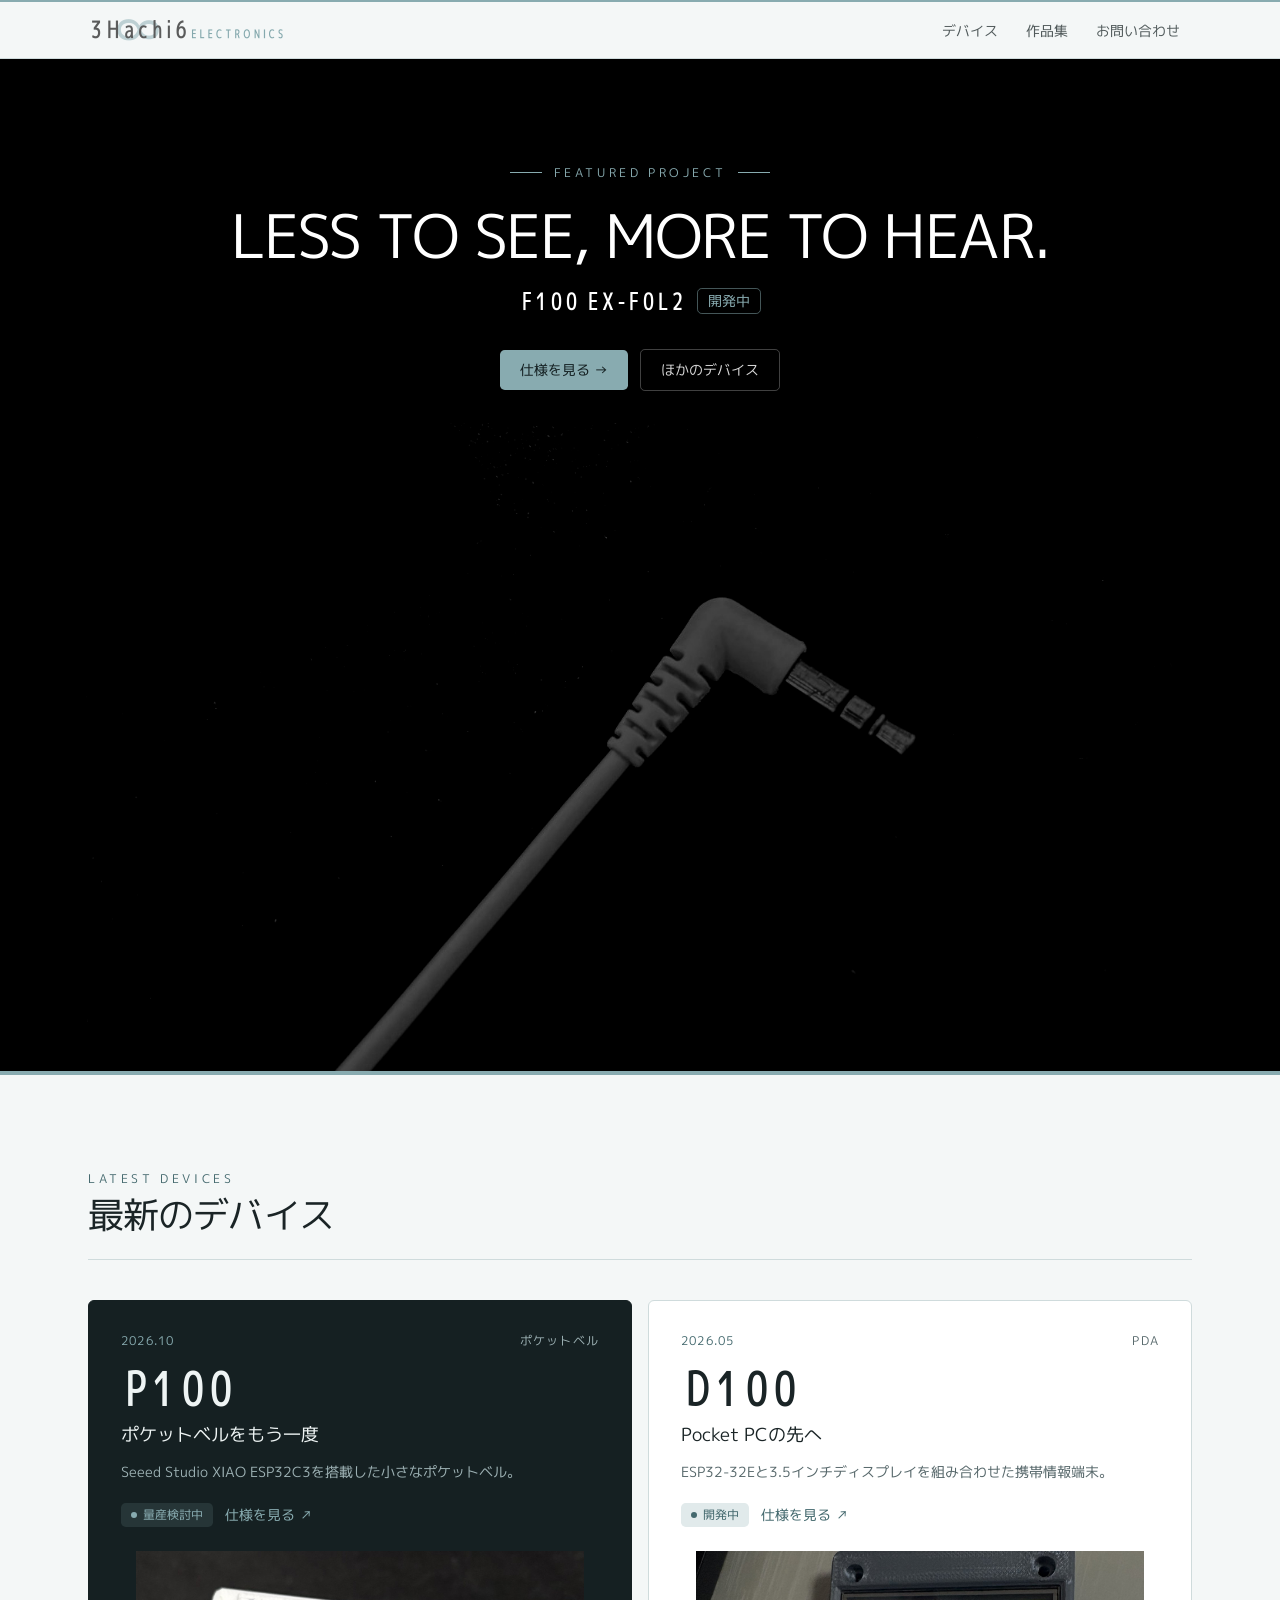
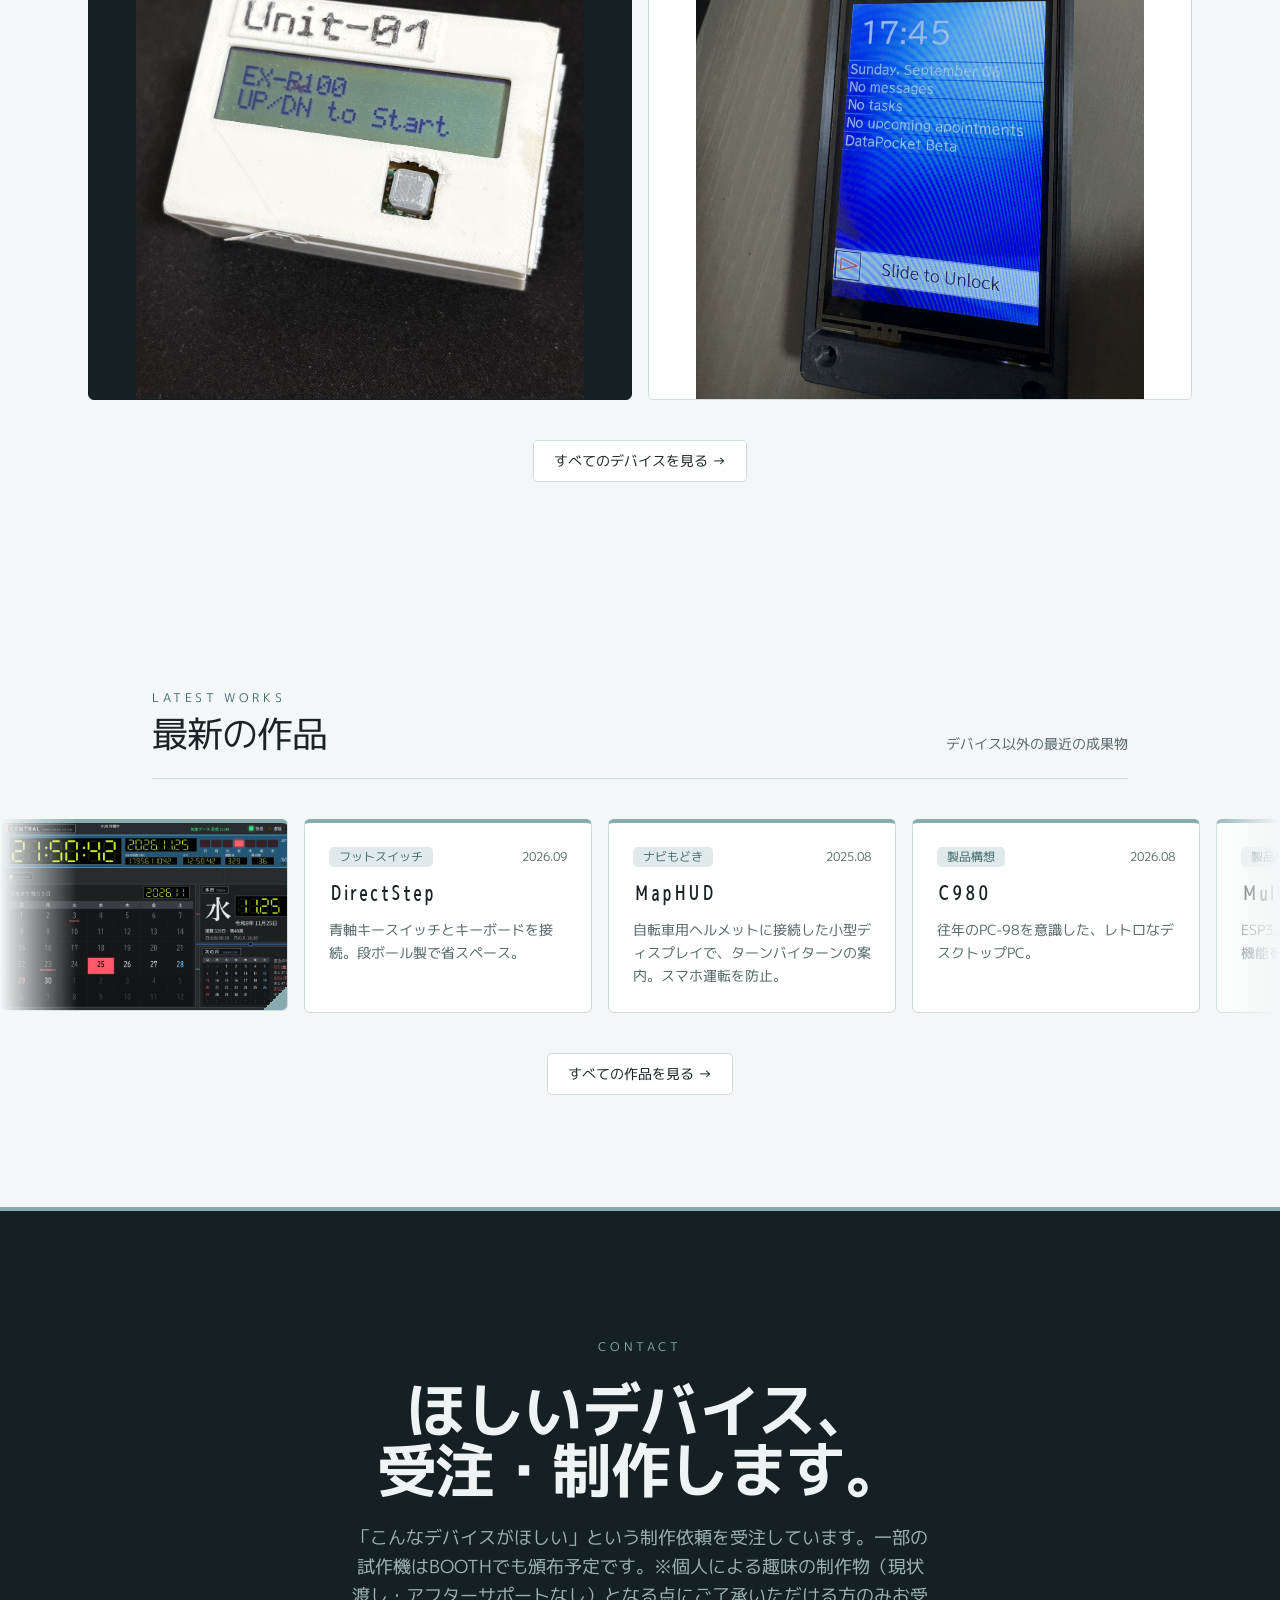
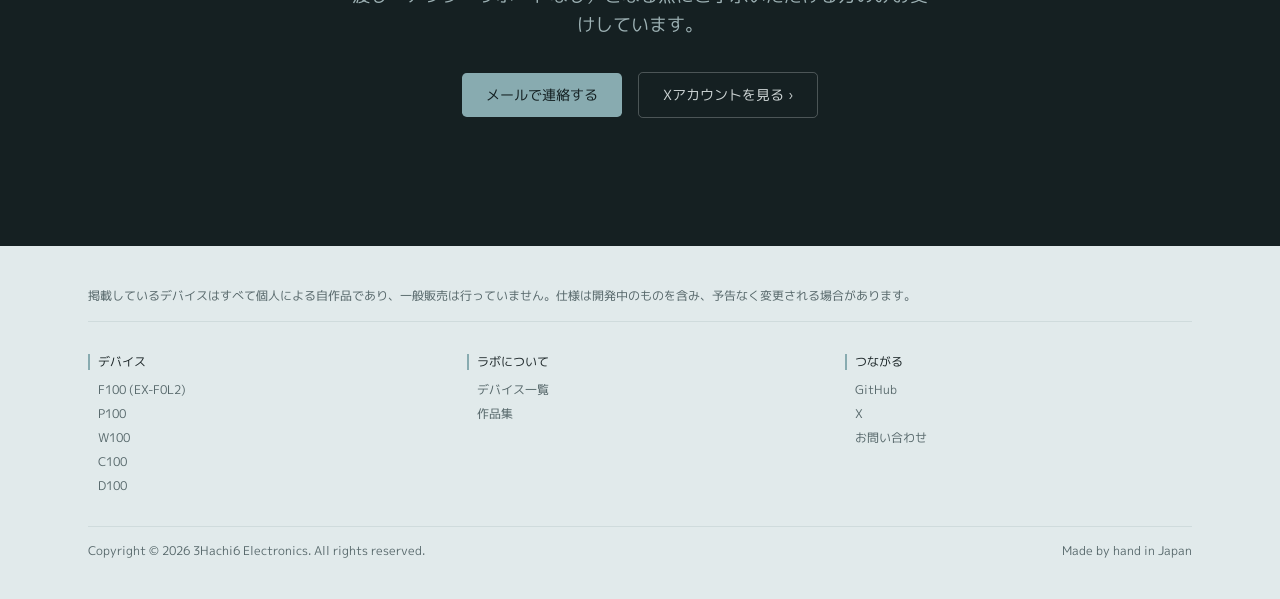
<file: index.html>
<!DOCTYPE html>
<html lang="ja">
<head>
  <meta charset="UTF-8">
  <meta name="viewport" content="width=device-width, initial-scale=1">
  <title>3Hachi6 Electronics</title>
  <meta name="description" content="自作デバイスのポートフォリオ">
  <meta name="theme-color" content="#f4f7f7">
  <link rel="icon" href="images/icon.png" type="image/png">
  <link rel="preconnect" href="https://fonts.googleapis.com">
  <link rel="preconnect" href="https://fonts.gstatic.com" crossorigin>
  <link href="https://fonts.googleapis.com/css2?family=M+PLUS+1p:wght@500&display=swap" rel="stylesheet">
  <link rel="stylesheet" href="style.css">
</head>
<body data-root="">

  <!-- ヘッダー:中身は shared.js が入れます(直すときは shared.js) -->
  <header class="site-header" id="site-header"></header>

  <main>

    <!-- ===== トップの大きな見出し =====
         出すデバイスは data.js の FEATURED で決めます。 -->
    <section id="featured" class="hero" aria-labelledby="hero-title"></section>

    <!-- ===== 最新のデバイス =====
         並ぶデバイスは data.js の LATEST_DEVICES で決めます(タイルの文章も data.js)。
         ここで直すのは、見出しや説明文だけです。 -->
    <section id="devices" class="section-devices" aria-labelledby="devices-title">
      <div class="container">
        <div class="section-head">
          <div>
            <p class="eyebrow">LATEST DEVICES</p>
            <h2 id="devices-title">最新のデバイス</h2>
          </div>
          <p class="section-note"></p>
        </div>
        <div class="tile-grid" data-devices="latest"></div>

        <div class="section-more">
          <a href="devices/index.html" class="btn btn-outline">すべてのデバイスを見る →</a>
        </div>
      </div>
    </section>

    <!-- ===== 最新の作品(横に流れるカード) =====
         並ぶ作品は data.js の WORKS で決めます(latest: true の作品)。
         3つ以上あれば流れ、2つ以下のときは流れずに並びます。 -->
    <section id="works" class="section-works" aria-labelledby="works-title">
      <div class="container-md">
        <div class="section-head">
          <div>
            <p class="eyebrow">LATEST WORKS</p>
            <h2 id="works-title">最新の作品</h2>
          </div>
          <p class="section-note">デバイス以外の最近の成果物</p>
        </div>
      </div>
      <div class="marquee">
        <div class="marquee-track">
          <ul class="work-list" data-works="latest"></ul>
        </div>
      </div>
      <div class="container-md">
        <div class="section-more">
          <a href="devices/index.html#works" class="btn btn-outline">すべての作品を見る →</a>
        </div>
      </div>
    </section>

    <!-- お問い合わせ:中身は shared.js が入れます(メールアドレスやキャッチコピーも shared.js) -->
    <section id="contact" class="section-contact" aria-labelledby="contact-title"></section>

  </main>

  <!-- フッター:中身は shared.js が入れます(直すときは shared.js) -->
  <footer class="site-footer" id="site-footer"></footer>

  <script src="data.js"></script>
  <script src="shared.js"></script>
  <script src="script.js"></script>
</body>
</html>
</file>
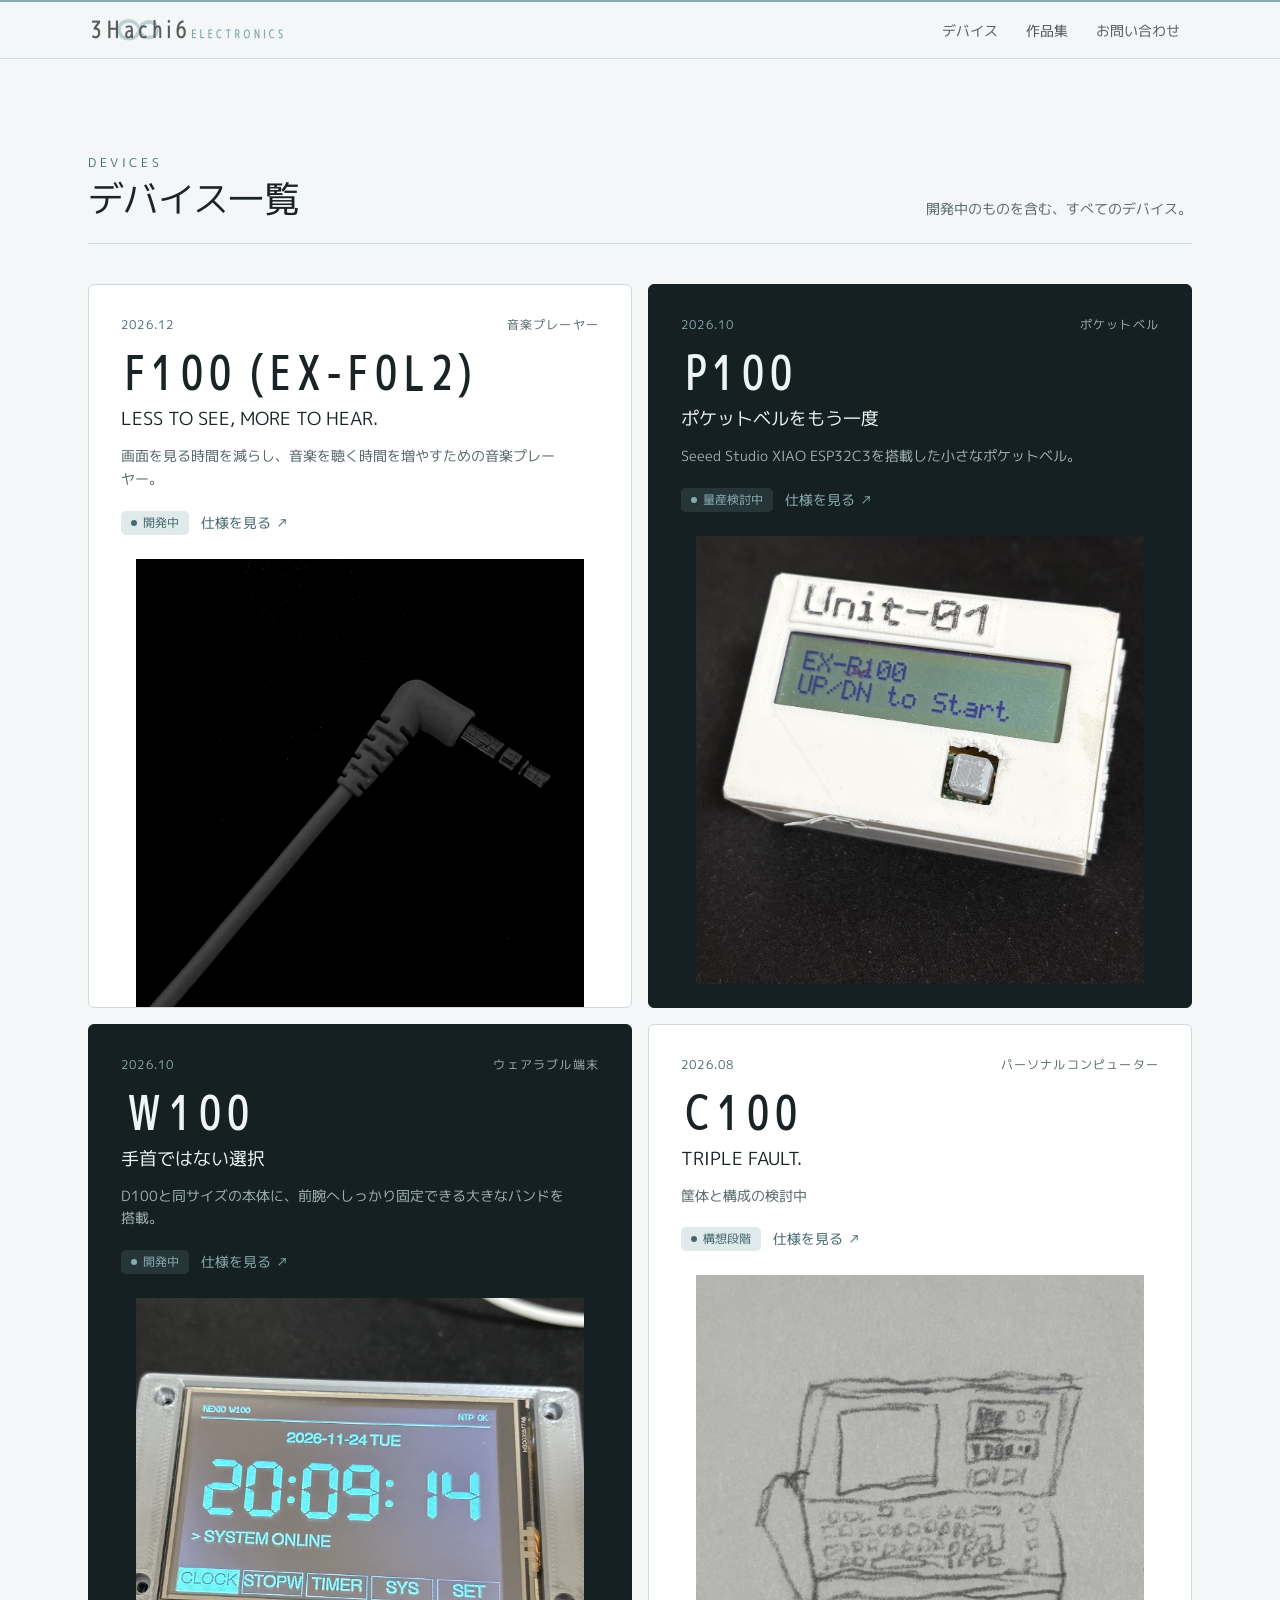
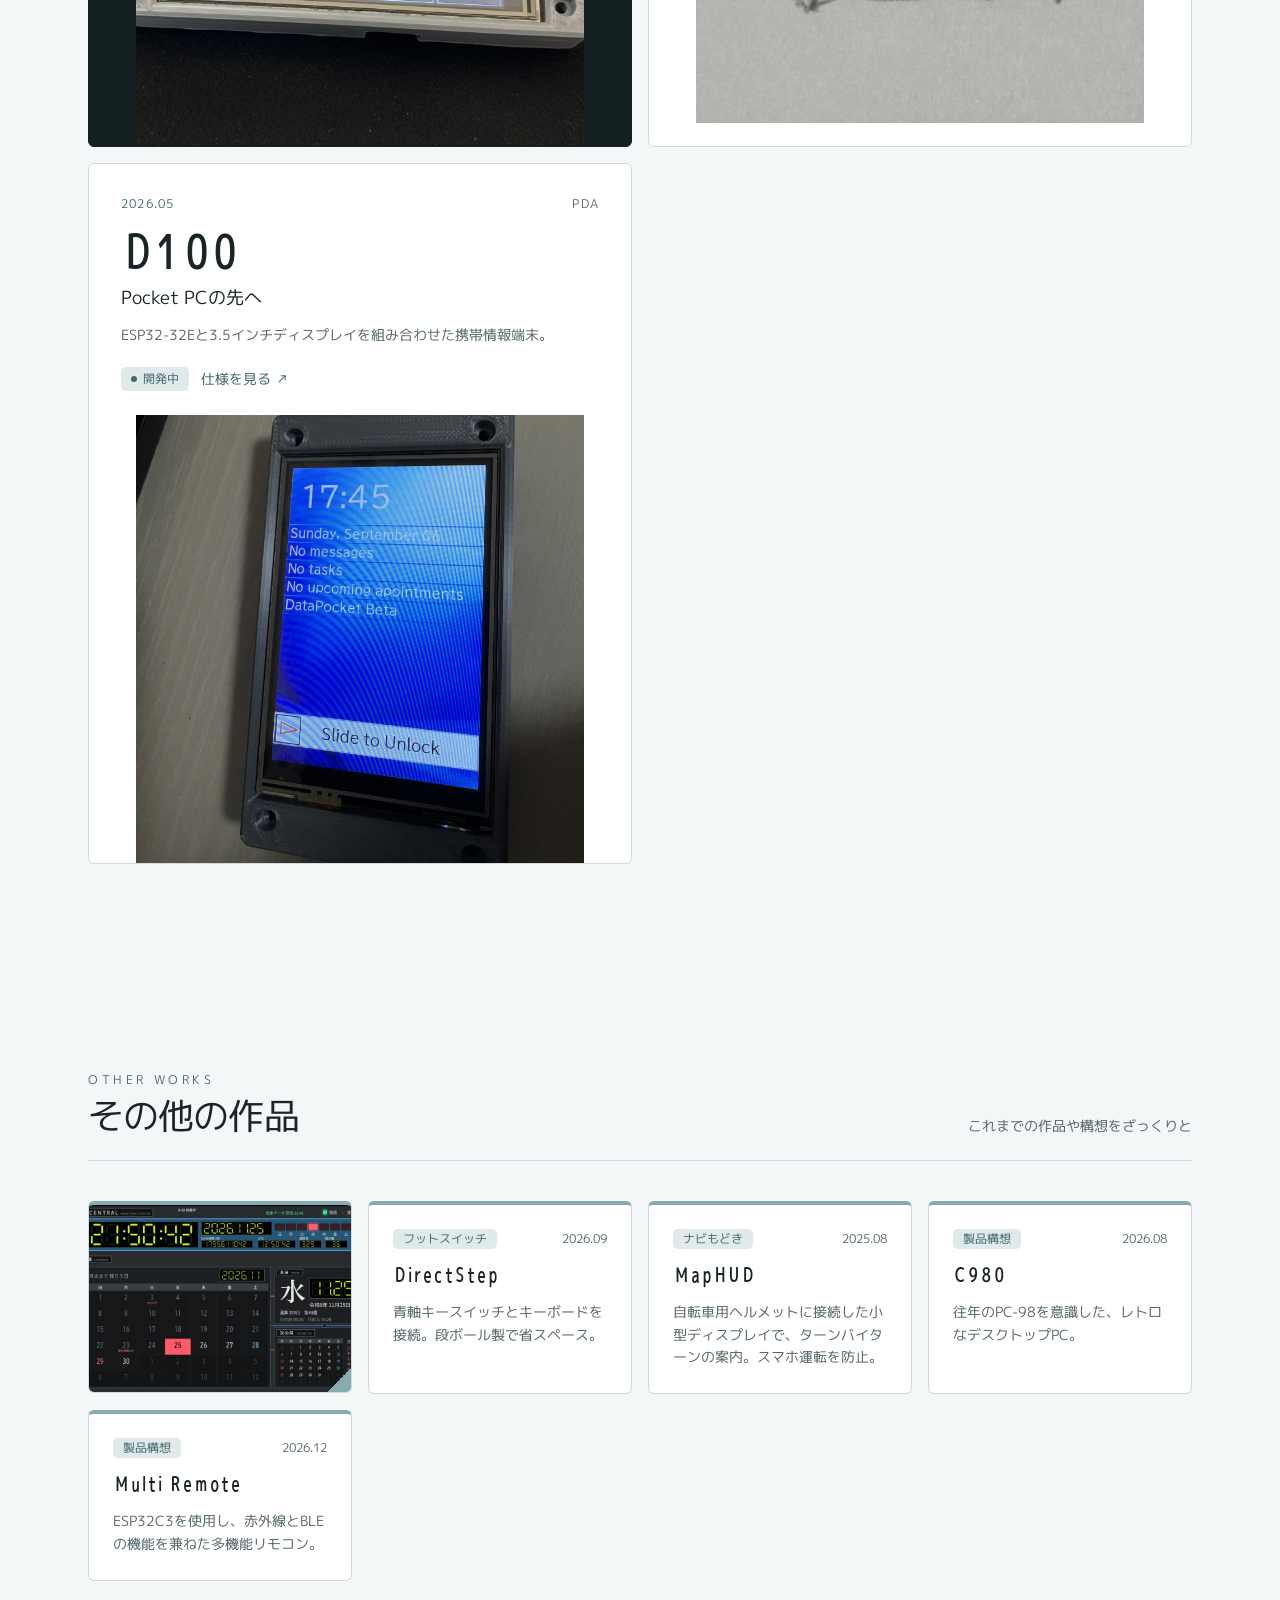
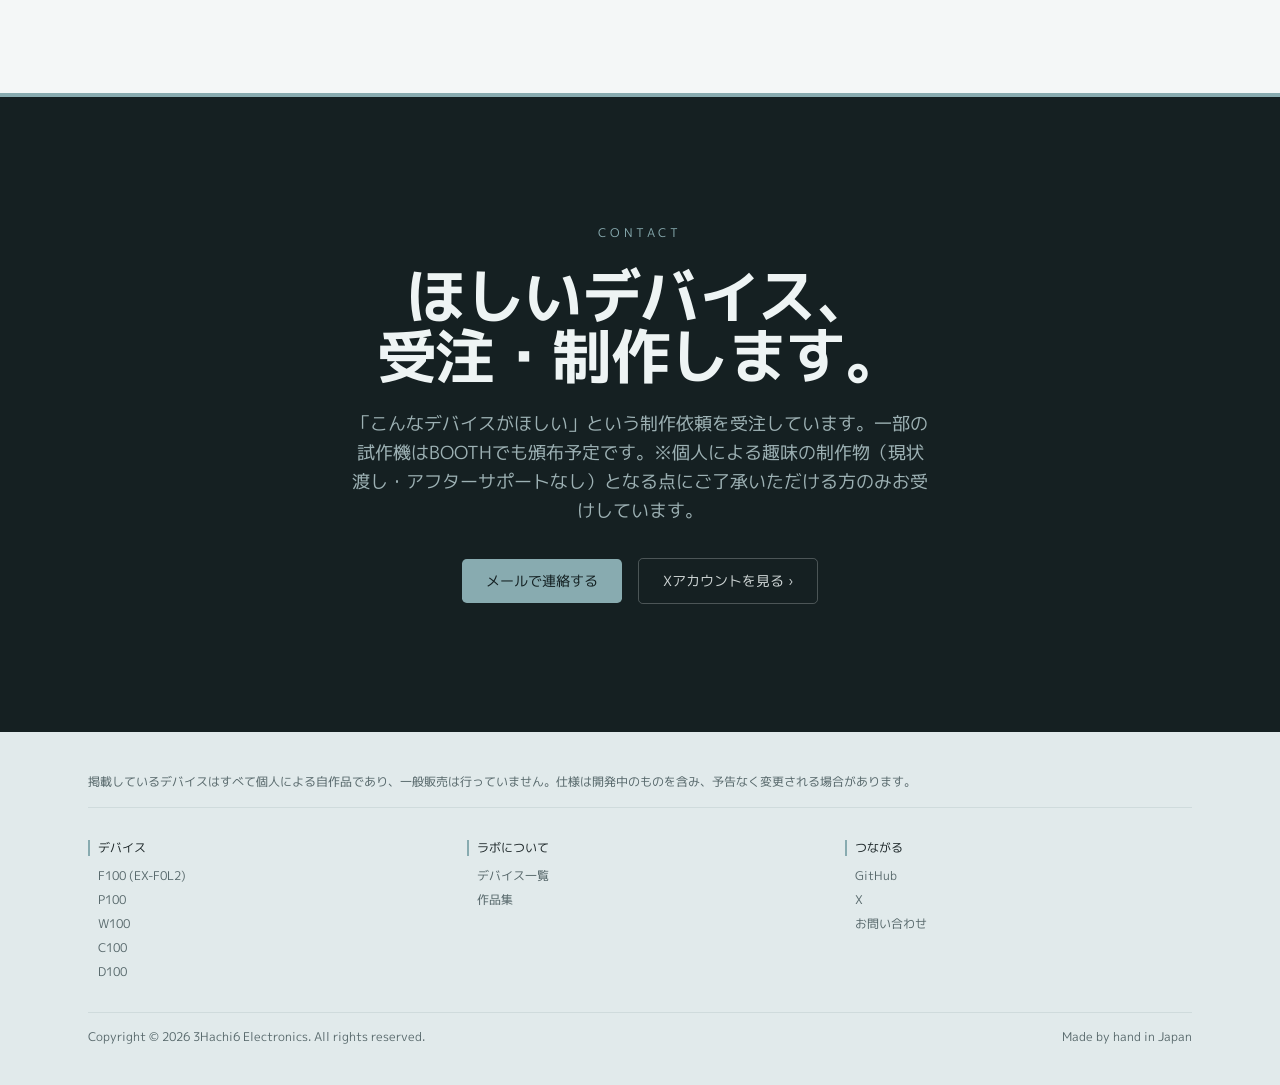
<file: devices/index.html>
<!DOCTYPE html>
<html lang="ja">
<head>
  <meta charset="UTF-8">
  <meta name="viewport" content="width=device-width, initial-scale=1">
  <title>デバイス一覧 — 3Hachi6 Electronics</title>
  <meta name="description" content="3Hachi6 Electronicsがつくったデバイスの一覧。開発中のものを含みます。">
  <meta name="theme-color" content="#f4f7f7">
  <link rel="icon" href="../images/icon.png" type="image/png">
  <link rel="preconnect" href="https://fonts.googleapis.com">
  <link rel="preconnect" href="https://fonts.gstatic.com" crossorigin>
  <link href="https://fonts.googleapis.com/css2?family=M+PLUS+1p:wght@500&display=swap" rel="stylesheet">
  <link rel="stylesheet" href="../style.css">
</head>
<body data-root="../">

  <!-- ヘッダー:中身は shared.js が入れます(直すときは shared.js) -->
  <header class="site-header" id="site-header"></header>

  <main>

    <!-- ===== デバイス一覧 =====
         並ぶデバイスと、タイルの文章は data.js の DEVICES で決めます。
         ここで直すのは、見出しや説明文だけです。 -->
    <section id="devices" class="section-devices" aria-labelledby="devices-title">
      <div class="container">
        <div class="section-head">
          <div>
            <p class="eyebrow">DEVICES</p>
            <h1 id="devices-title">デバイス一覧</h1>
          </div>
          <p class="section-note">開発中のものを含む、すべてのデバイス。</p>
        </div>
        <div class="tile-grid" data-devices="all"></div>
      </div>
    </section>

    <!-- ===== その他の作品(すべて) =====
         並ぶ作品は data.js の WORKS で決めます。 -->
    <section id="works" class="section-works" aria-labelledby="works-title">
      <div class="container">
        <div class="section-head">
          <div>
            <p class="eyebrow">OTHER WORKS</p>
            <h2 id="works-title">その他の作品</h2>
          </div>
          <p class="section-note">これまでの作品や構想をざっくりと</p>
        </div>
        <ul class="work-grid" data-works="all"></ul>
      </div>
    </section>

    <!-- お問い合わせ:中身は shared.js が入れます(メールアドレスやキャッチコピーも shared.js) -->
    <section id="contact" class="section-contact" aria-labelledby="contact-title"></section>

  </main>

  <!-- フッター:中身は shared.js が入れます(直すときは shared.js) -->
  <footer class="site-footer" id="site-footer"></footer>

  <script src="../data.js"></script>
  <script src="../shared.js"></script>
  <script src="../script.js"></script>
</body>
</html>
</file>
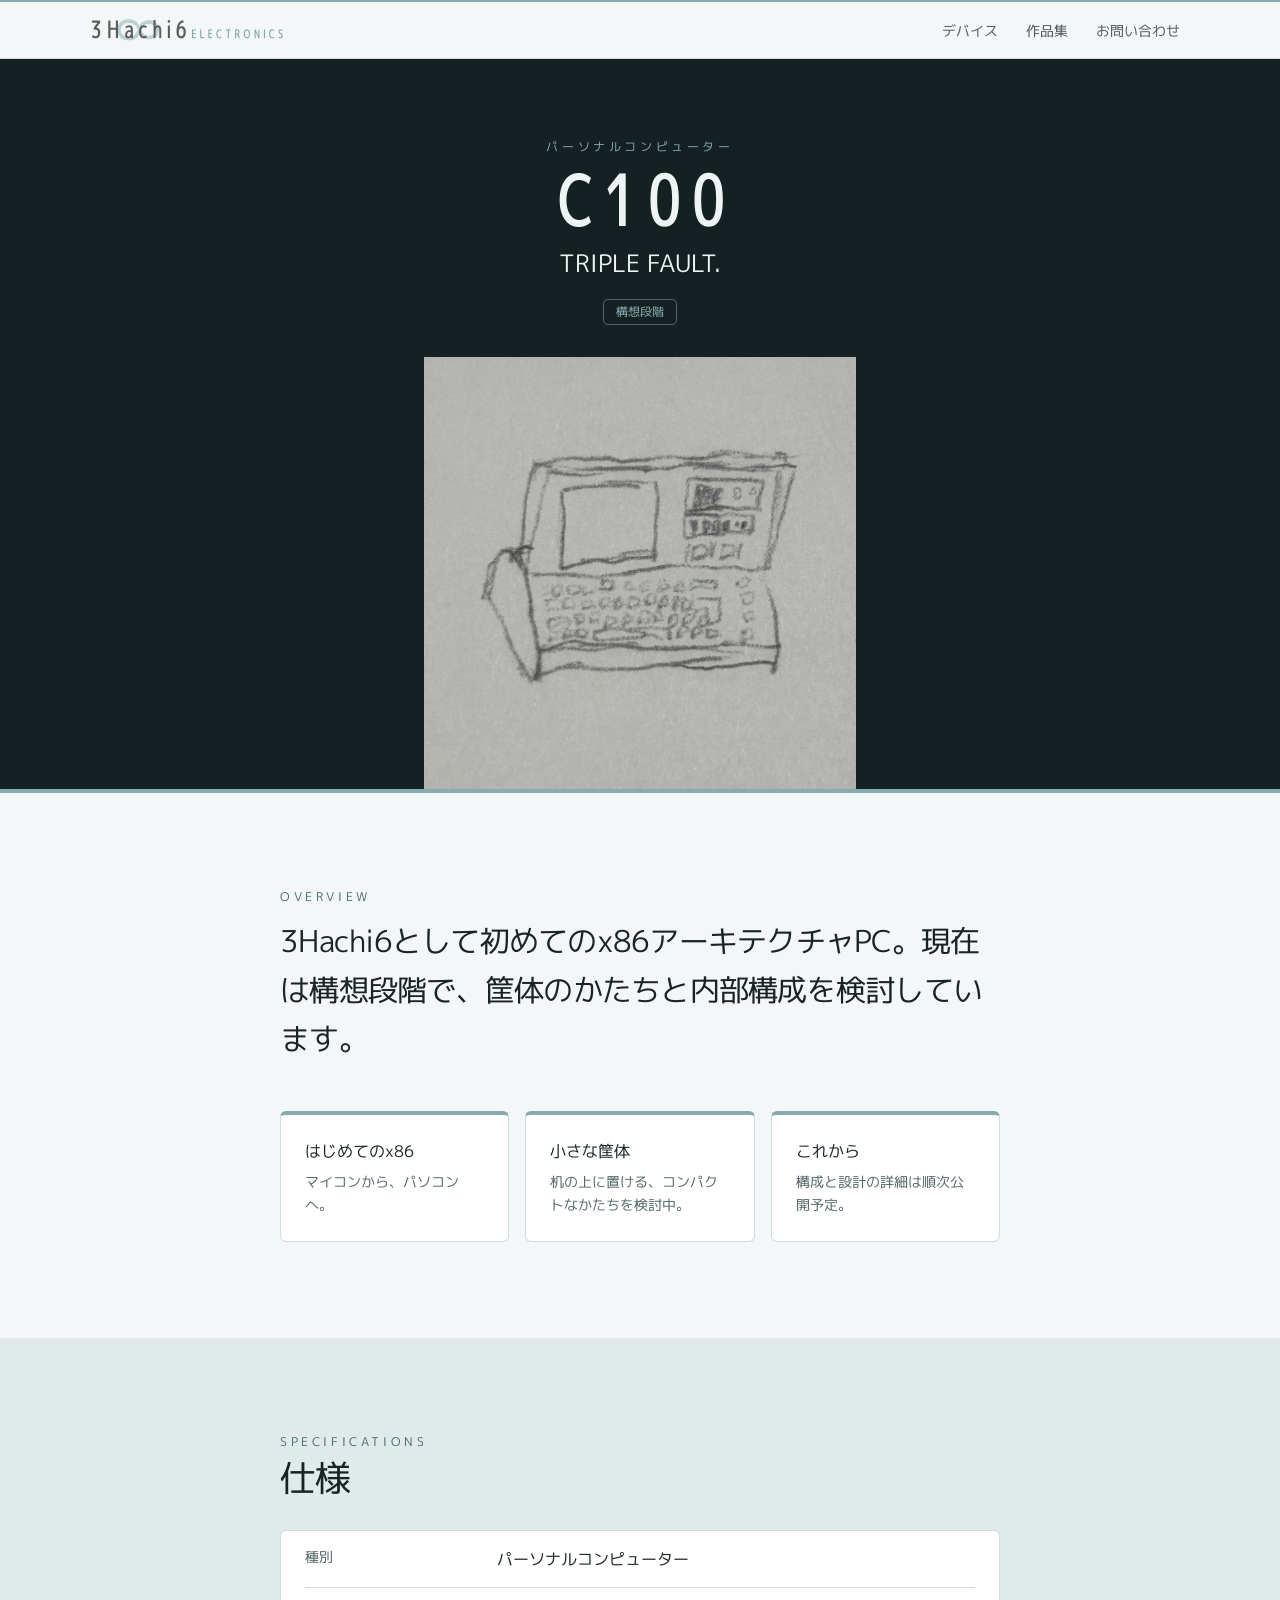
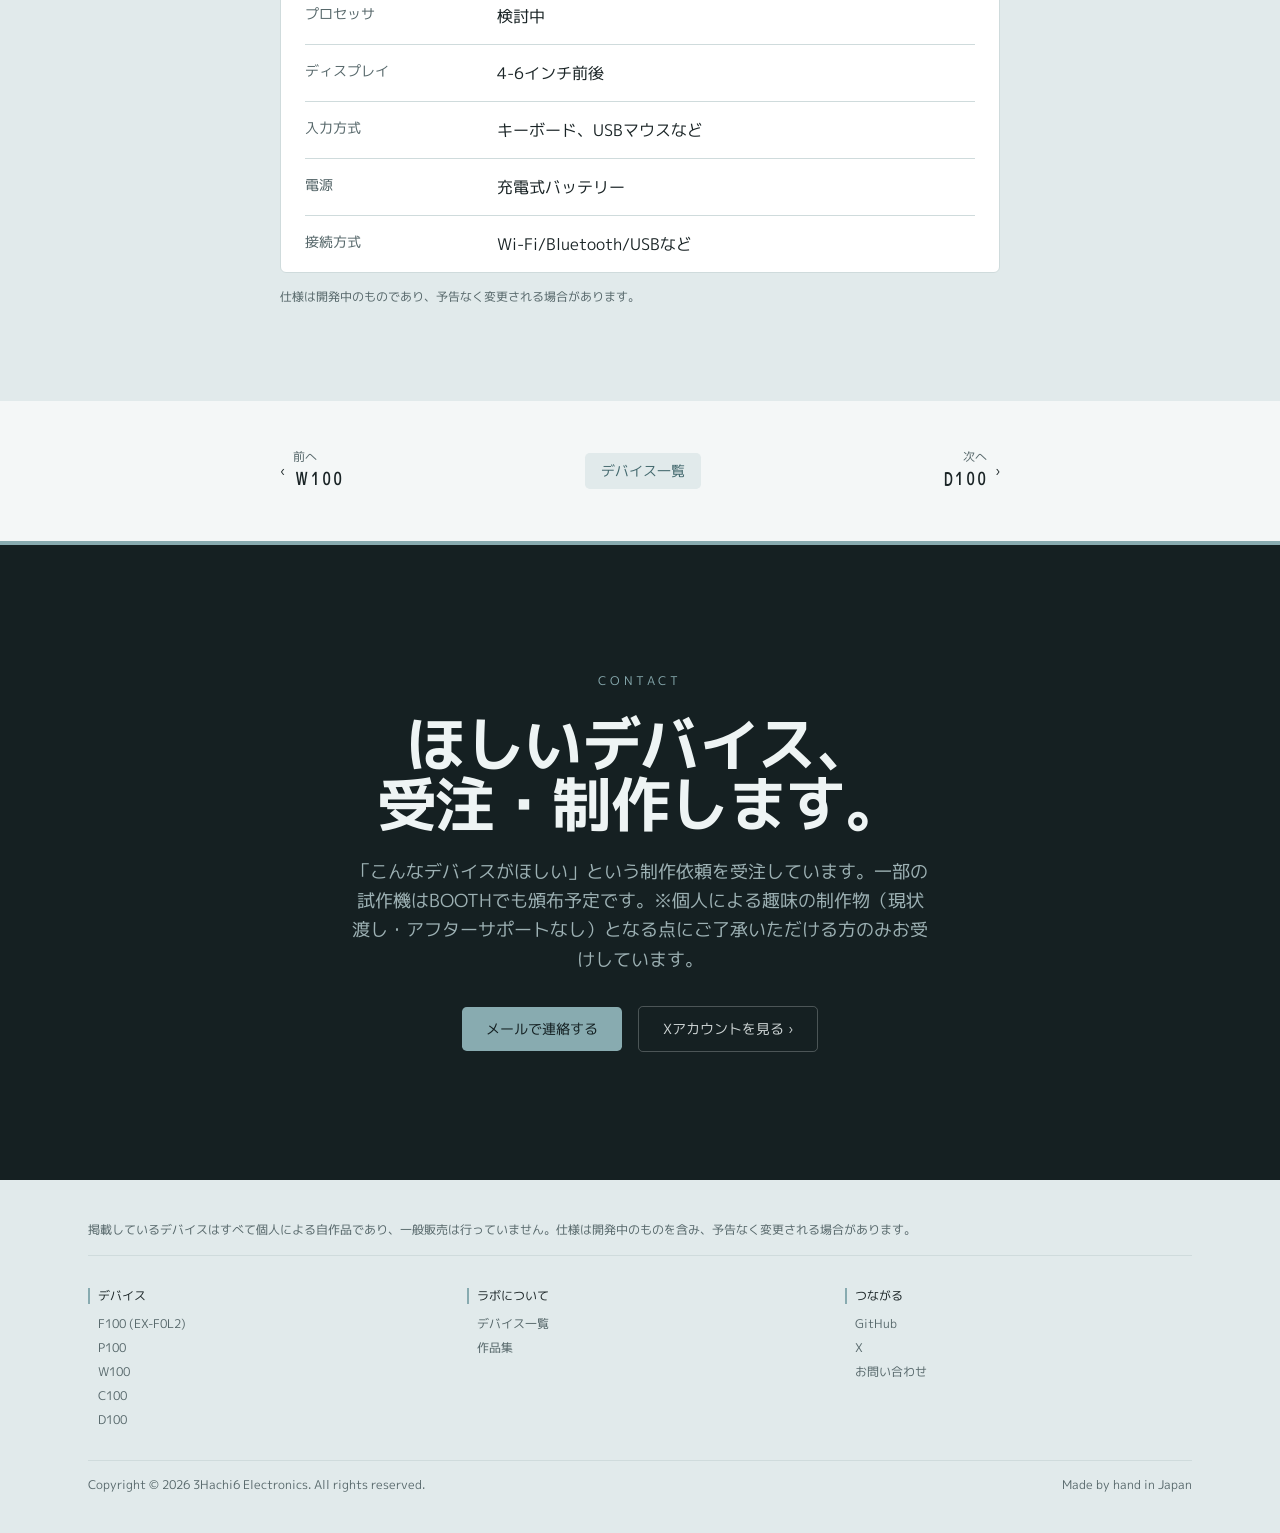
<file: devices/c100.html>
<!DOCTYPE html>
<html lang="ja">
<head>
  <meta charset="UTF-8">
  <meta name="viewport" content="width=device-width, initial-scale=1">
  <title>3Hachi6 Electronics</title>
  <meta name="description" content="3Hachi6 Electronicsの自作デバイス">
  <meta name="theme-color" content="#f4f7f7">
  <link rel="icon" href="../images/icon.png" type="image/png">
  <link rel="preconnect" href="https://fonts.googleapis.com">
  <link rel="preconnect" href="https://fonts.gstatic.com" crossorigin>
  <link href="https://fonts.googleapis.com/css2?family=M+PLUS+1p:wght@500&display=swap" rel="stylesheet">
  <link rel="stylesheet" href="../style.css">
</head>
<body data-root="../" data-device="c100">

  <!-- ヘッダー:中身は shared.js が入れます -->
  <header class="site-header" id="site-header"></header>

  <main>

    <!-- デバイスの紹介:中身は data.js の「c100」から作られます(文章を直すときは data.js) -->
    <div id="device-main"></div>

    <!-- 前へ・次へ -->
    <nav class="pager" id="site-pager" aria-label="ほかのデバイス"></nav>

    <!-- お問い合わせ -->
    <section id="contact" class="section-contact" aria-labelledby="contact-title"></section>

  </main>

  <!-- フッター -->
  <footer class="site-footer" id="site-footer"></footer>

  <script src="../data.js"></script>
  <script src="../shared.js"></script>
  <script src="../script.js"></script>
</body>
</html>
</file>
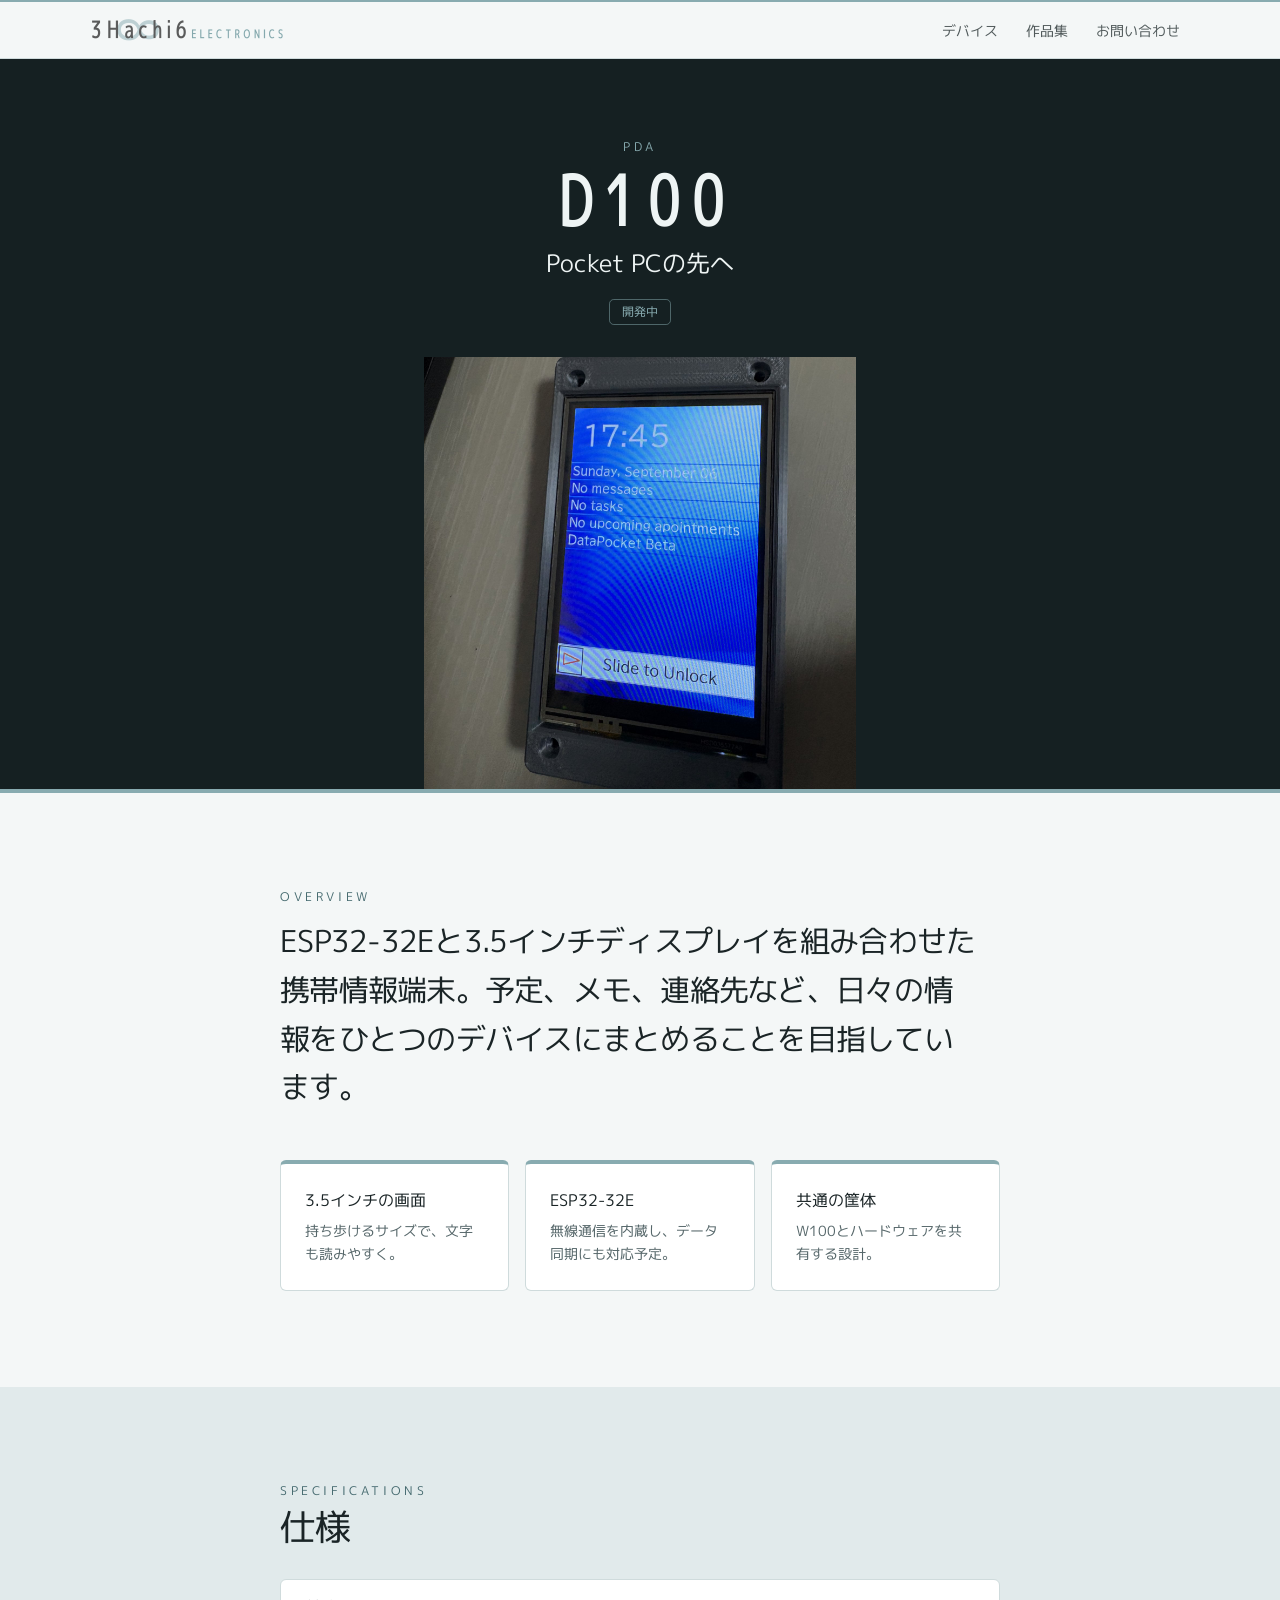
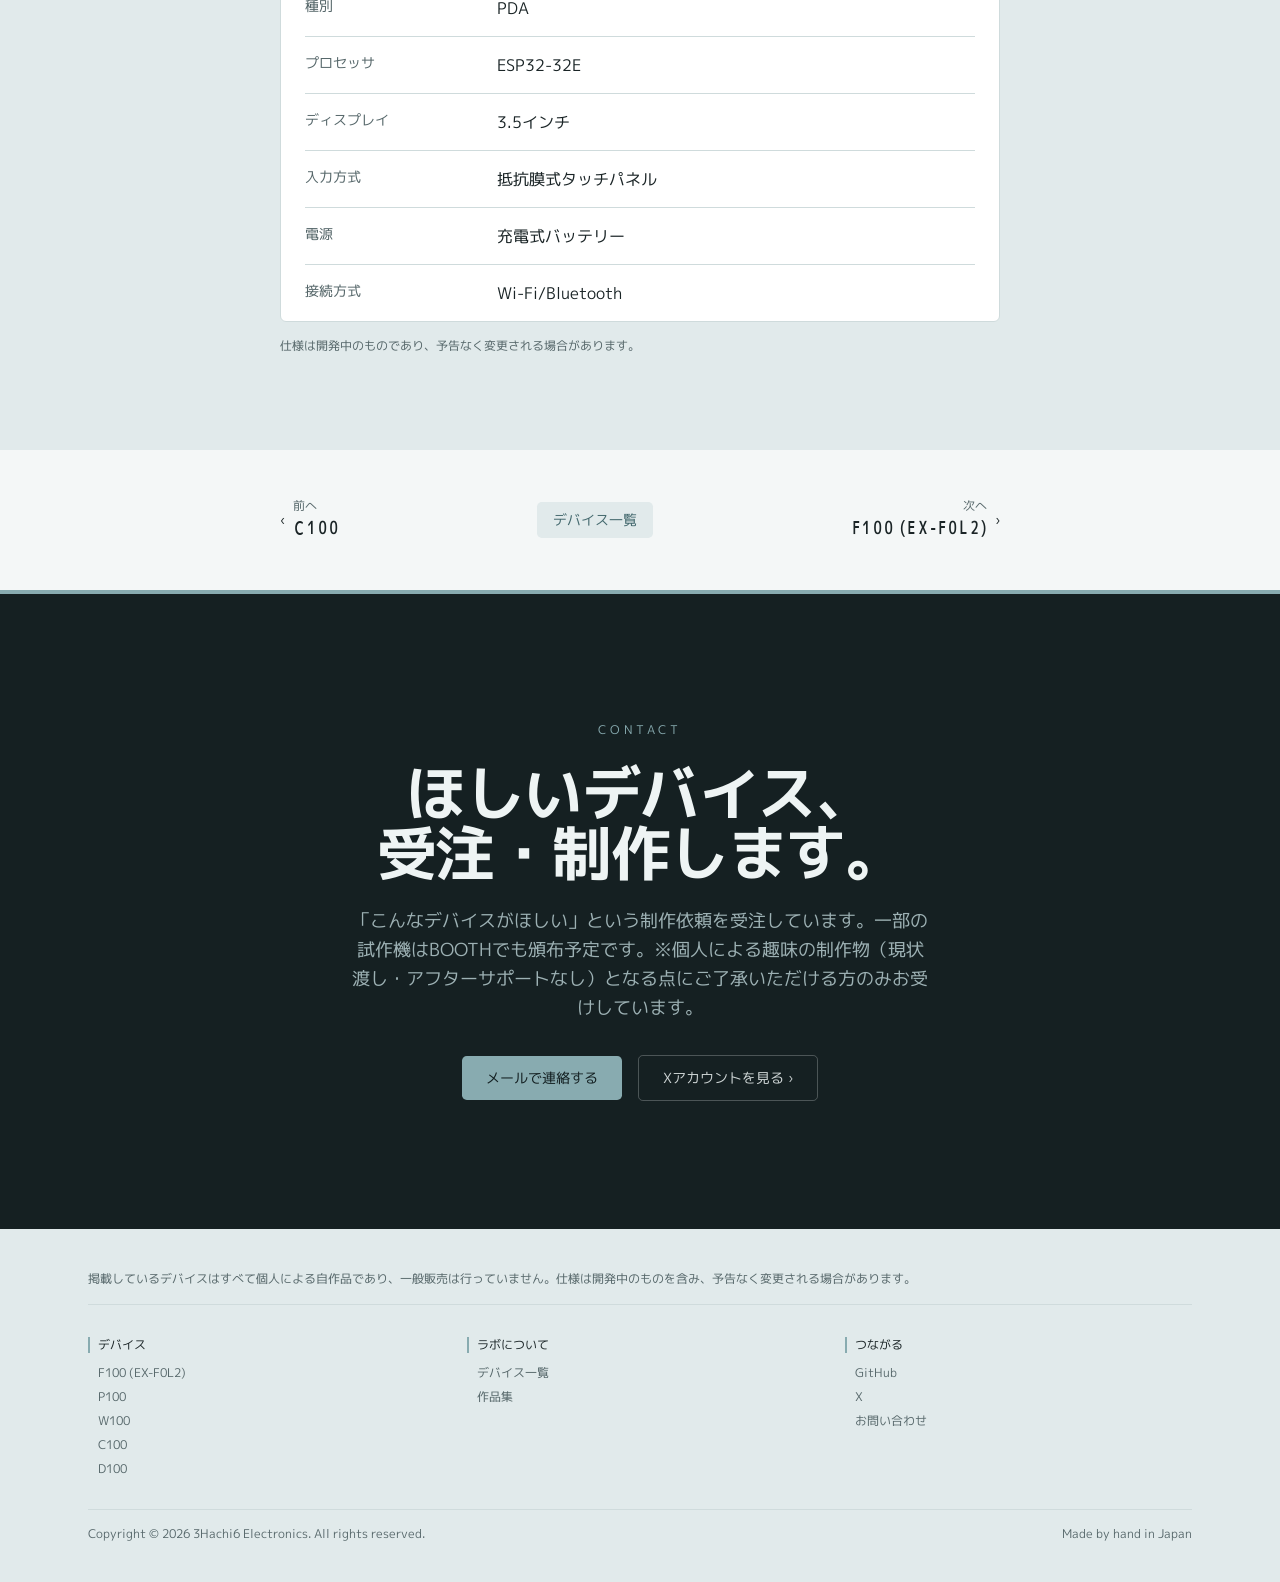
<file: devices/d100.html>
<!DOCTYPE html>
<html lang="ja">
<head>
  <meta charset="UTF-8">
  <meta name="viewport" content="width=device-width, initial-scale=1">
  <title>3Hachi6 Electronics</title>
  <meta name="description" content="3Hachi6 Electronicsの自作デバイス">
  <meta name="theme-color" content="#f4f7f7">
  <link rel="icon" href="../images/icon.png" type="image/png">
  <link rel="preconnect" href="https://fonts.googleapis.com">
  <link rel="preconnect" href="https://fonts.gstatic.com" crossorigin>
  <link href="https://fonts.googleapis.com/css2?family=M+PLUS+1p:wght@500&display=swap" rel="stylesheet">
  <link rel="stylesheet" href="../style.css">
</head>
<body data-root="../" data-device="d100">

  <!-- ヘッダー:中身は shared.js が入れます -->
  <header class="site-header" id="site-header"></header>

  <main>

    <!-- デバイスの紹介:中身は data.js の「d100」から作られます(文章を直すときは data.js) -->
    <div id="device-main"></div>

    <!-- 前へ・次へ -->
    <nav class="pager" id="site-pager" aria-label="ほかのデバイス"></nav>

    <!-- お問い合わせ -->
    <section id="contact" class="section-contact" aria-labelledby="contact-title"></section>

  </main>

  <!-- フッター -->
  <footer class="site-footer" id="site-footer"></footer>

  <script src="../data.js"></script>
  <script src="../shared.js"></script>
  <script src="../script.js"></script>
</body>
</html>
</file>
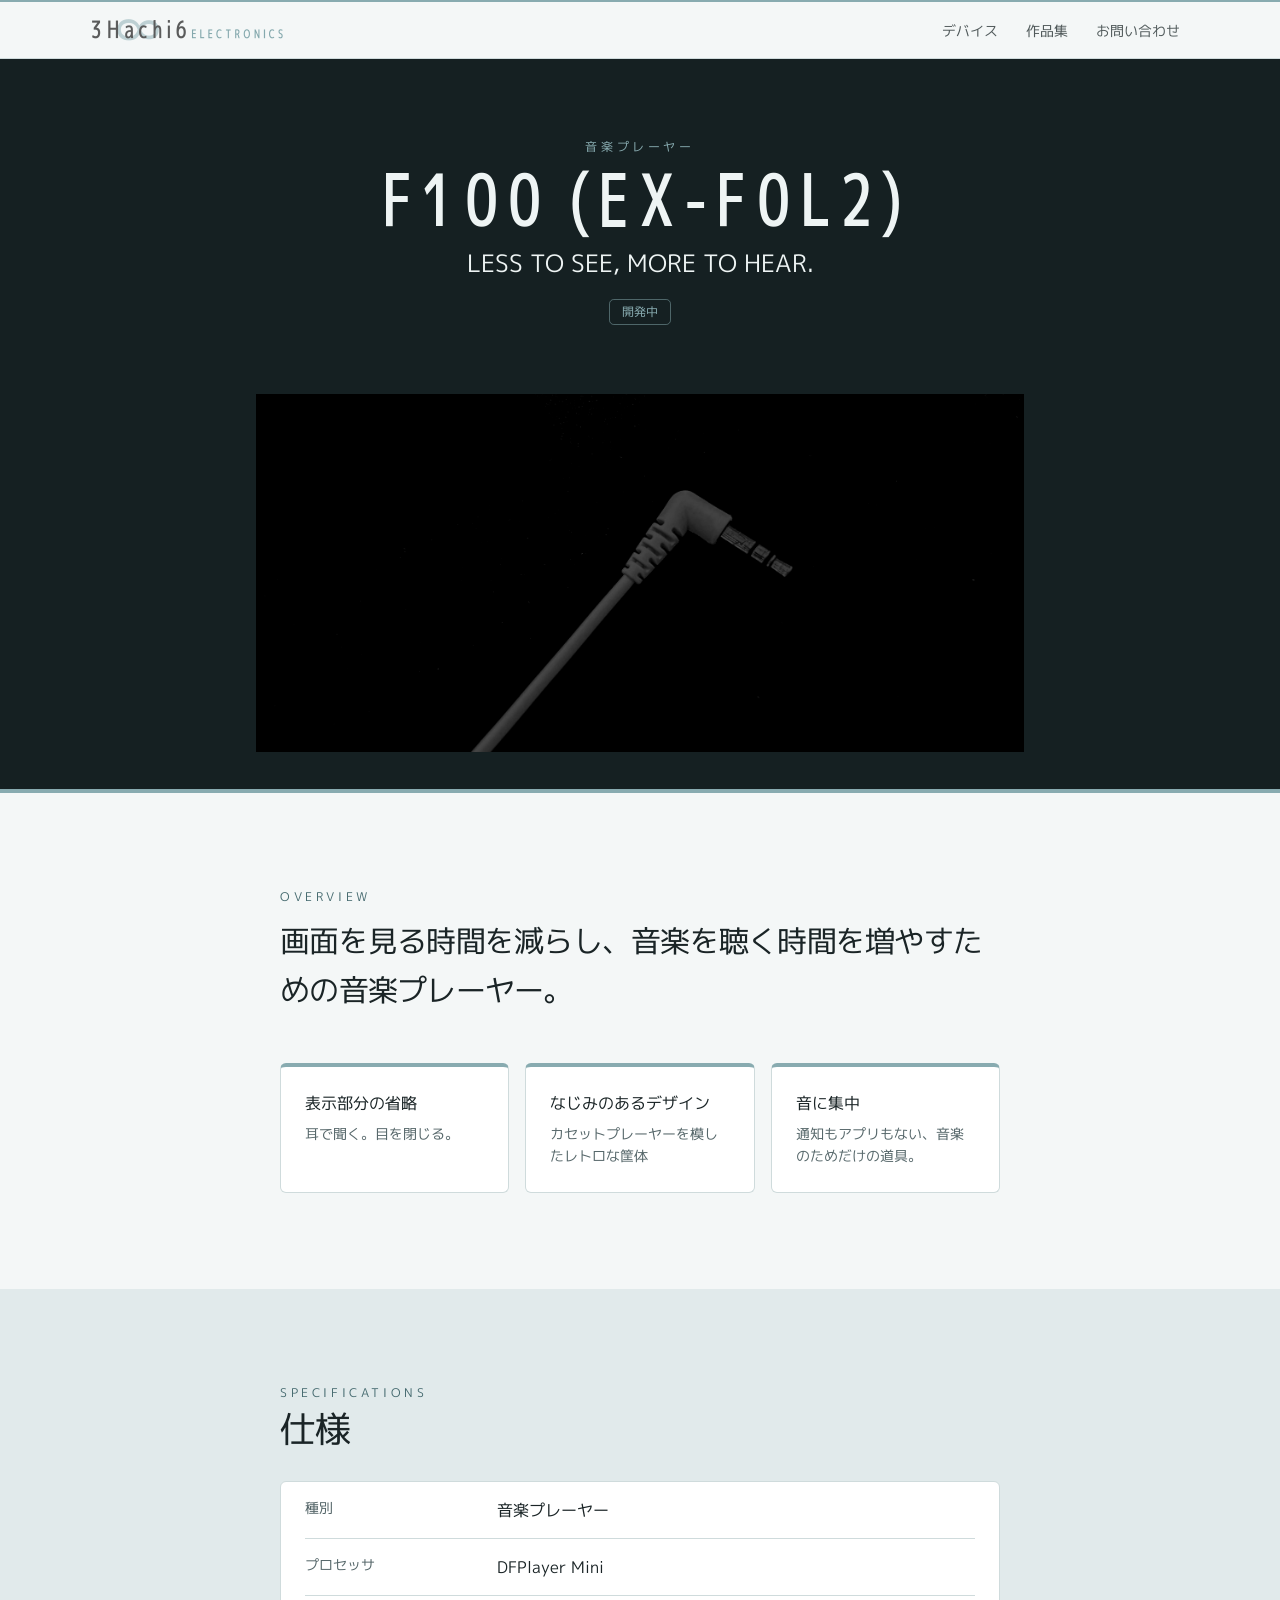
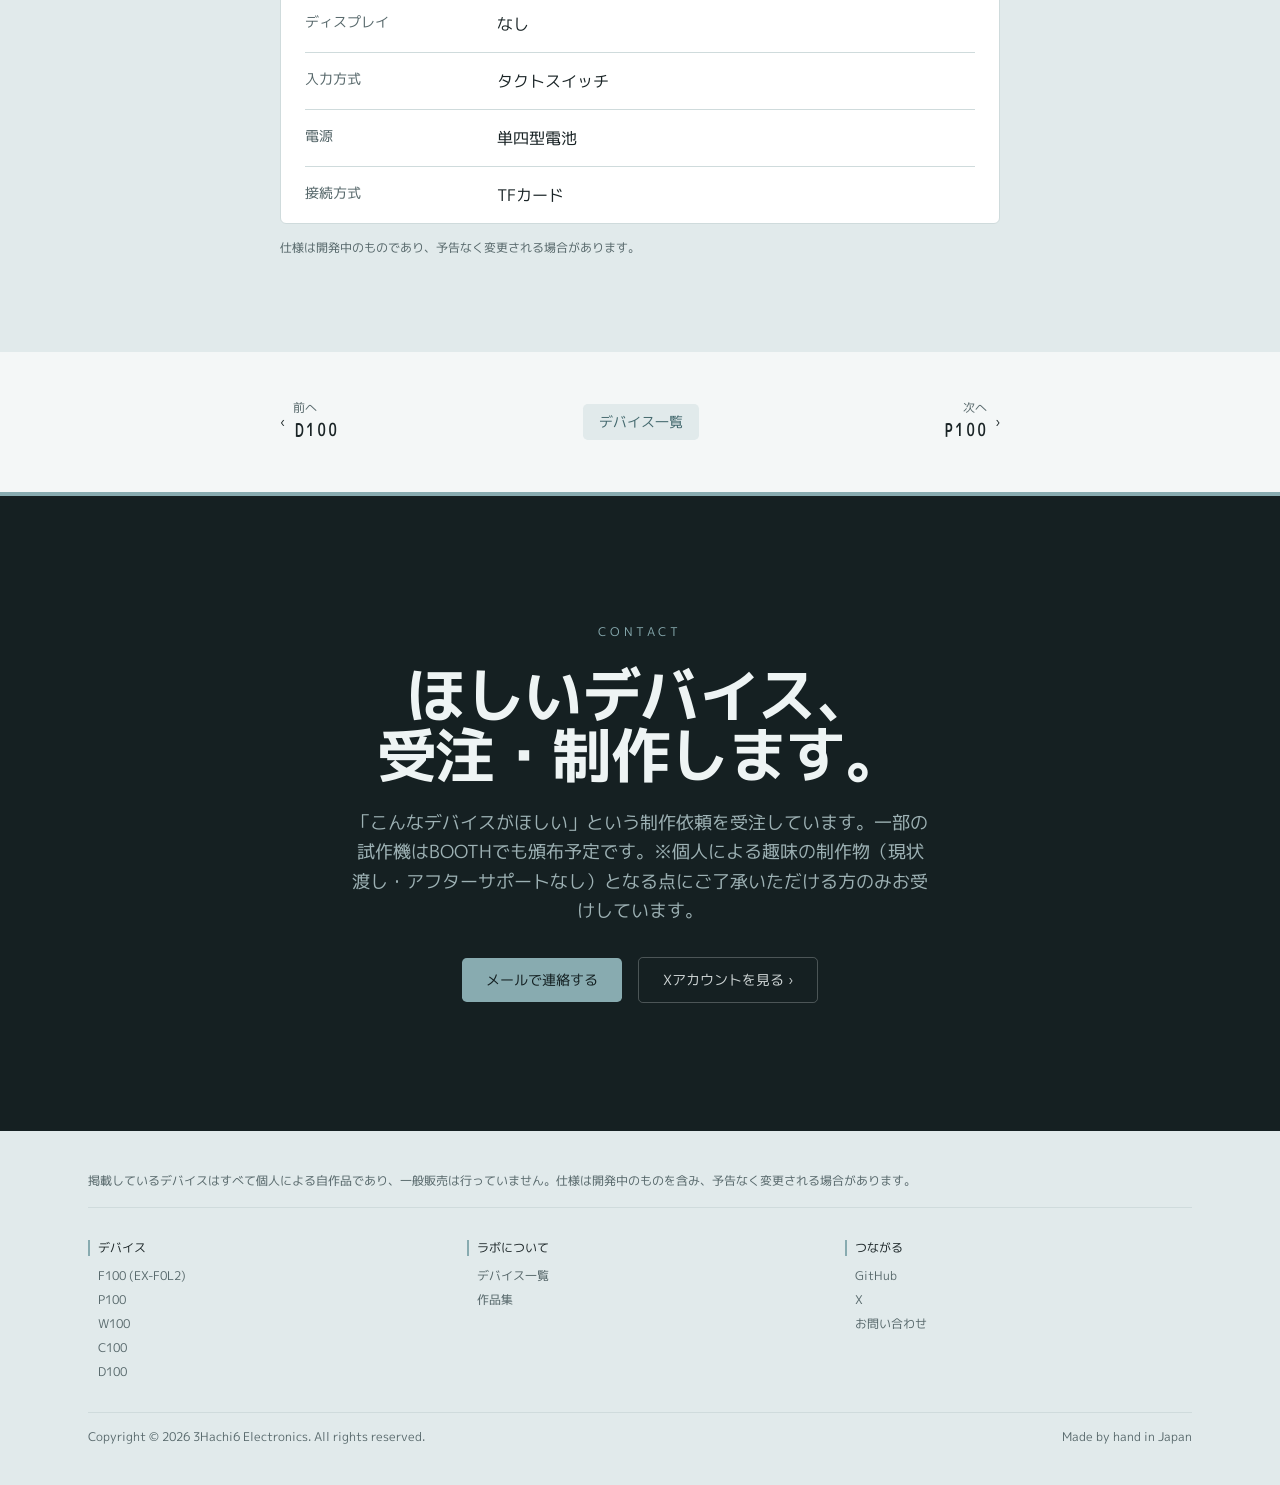
<file: devices/f100.html>
<!DOCTYPE html>
<html lang="ja">
<head>
  <meta charset="UTF-8">
  <meta name="viewport" content="width=device-width, initial-scale=1">
  <title>3Hachi6 Electronics</title>
  <meta name="description" content="3Hachi6 Electronicsの自作デバイス">
  <meta name="theme-color" content="#f4f7f7">
  <link rel="icon" href="../images/icon.png" type="image/png">
  <link rel="preconnect" href="https://fonts.googleapis.com">
  <link rel="preconnect" href="https://fonts.gstatic.com" crossorigin>
  <link href="https://fonts.googleapis.com/css2?family=M+PLUS+1p:wght@500&display=swap" rel="stylesheet">
  <link rel="stylesheet" href="../style.css">
</head>
<body data-root="../" data-device="f100">

  <!-- ヘッダー:中身は shared.js が入れます -->
  <header class="site-header" id="site-header"></header>

  <main>

    <!-- デバイスの紹介:中身は data.js の「f100」から作られます(文章を直すときは data.js) -->
    <div id="device-main"></div>

    <!-- 前へ・次へ -->
    <nav class="pager" id="site-pager" aria-label="ほかのデバイス"></nav>

    <!-- お問い合わせ -->
    <section id="contact" class="section-contact" aria-labelledby="contact-title"></section>

  </main>

  <!-- フッター -->
  <footer class="site-footer" id="site-footer"></footer>

  <script src="../data.js"></script>
  <script src="../shared.js"></script>
  <script src="../script.js"></script>
</body>
</html>
</file>
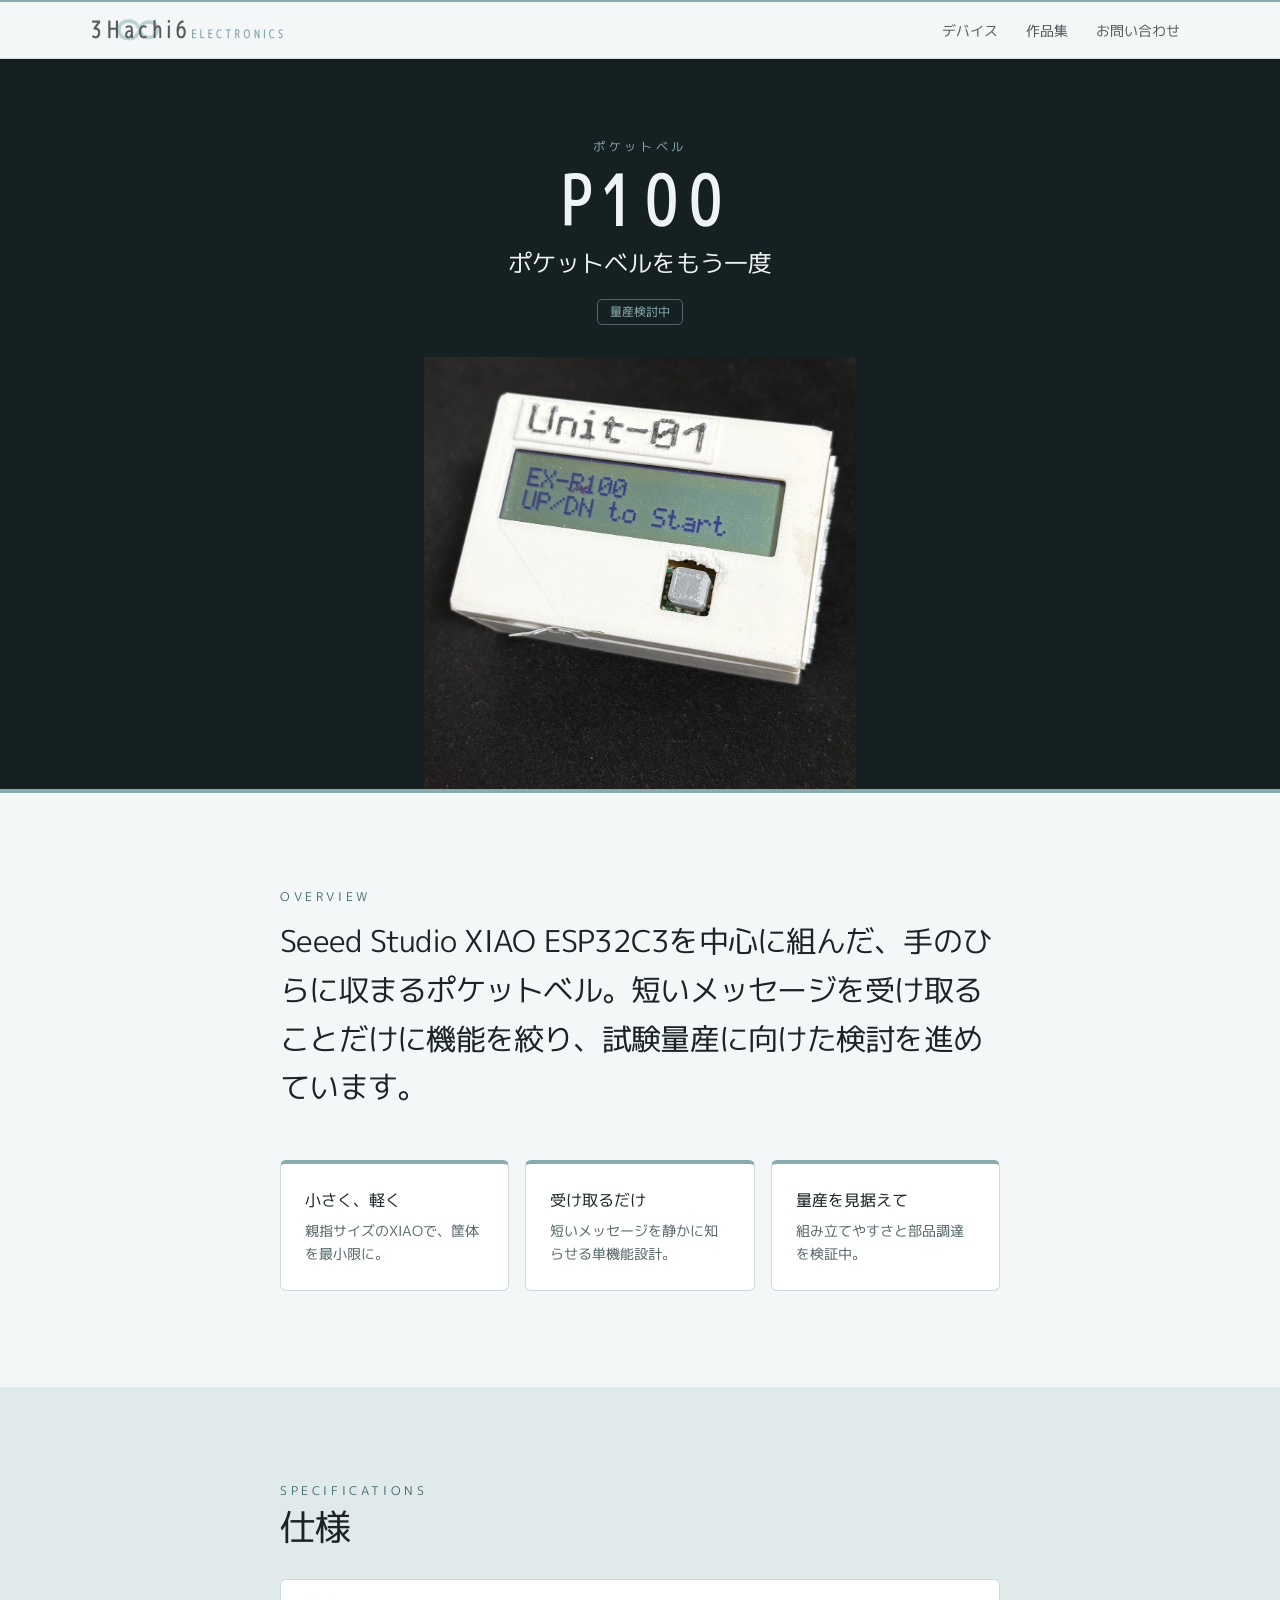
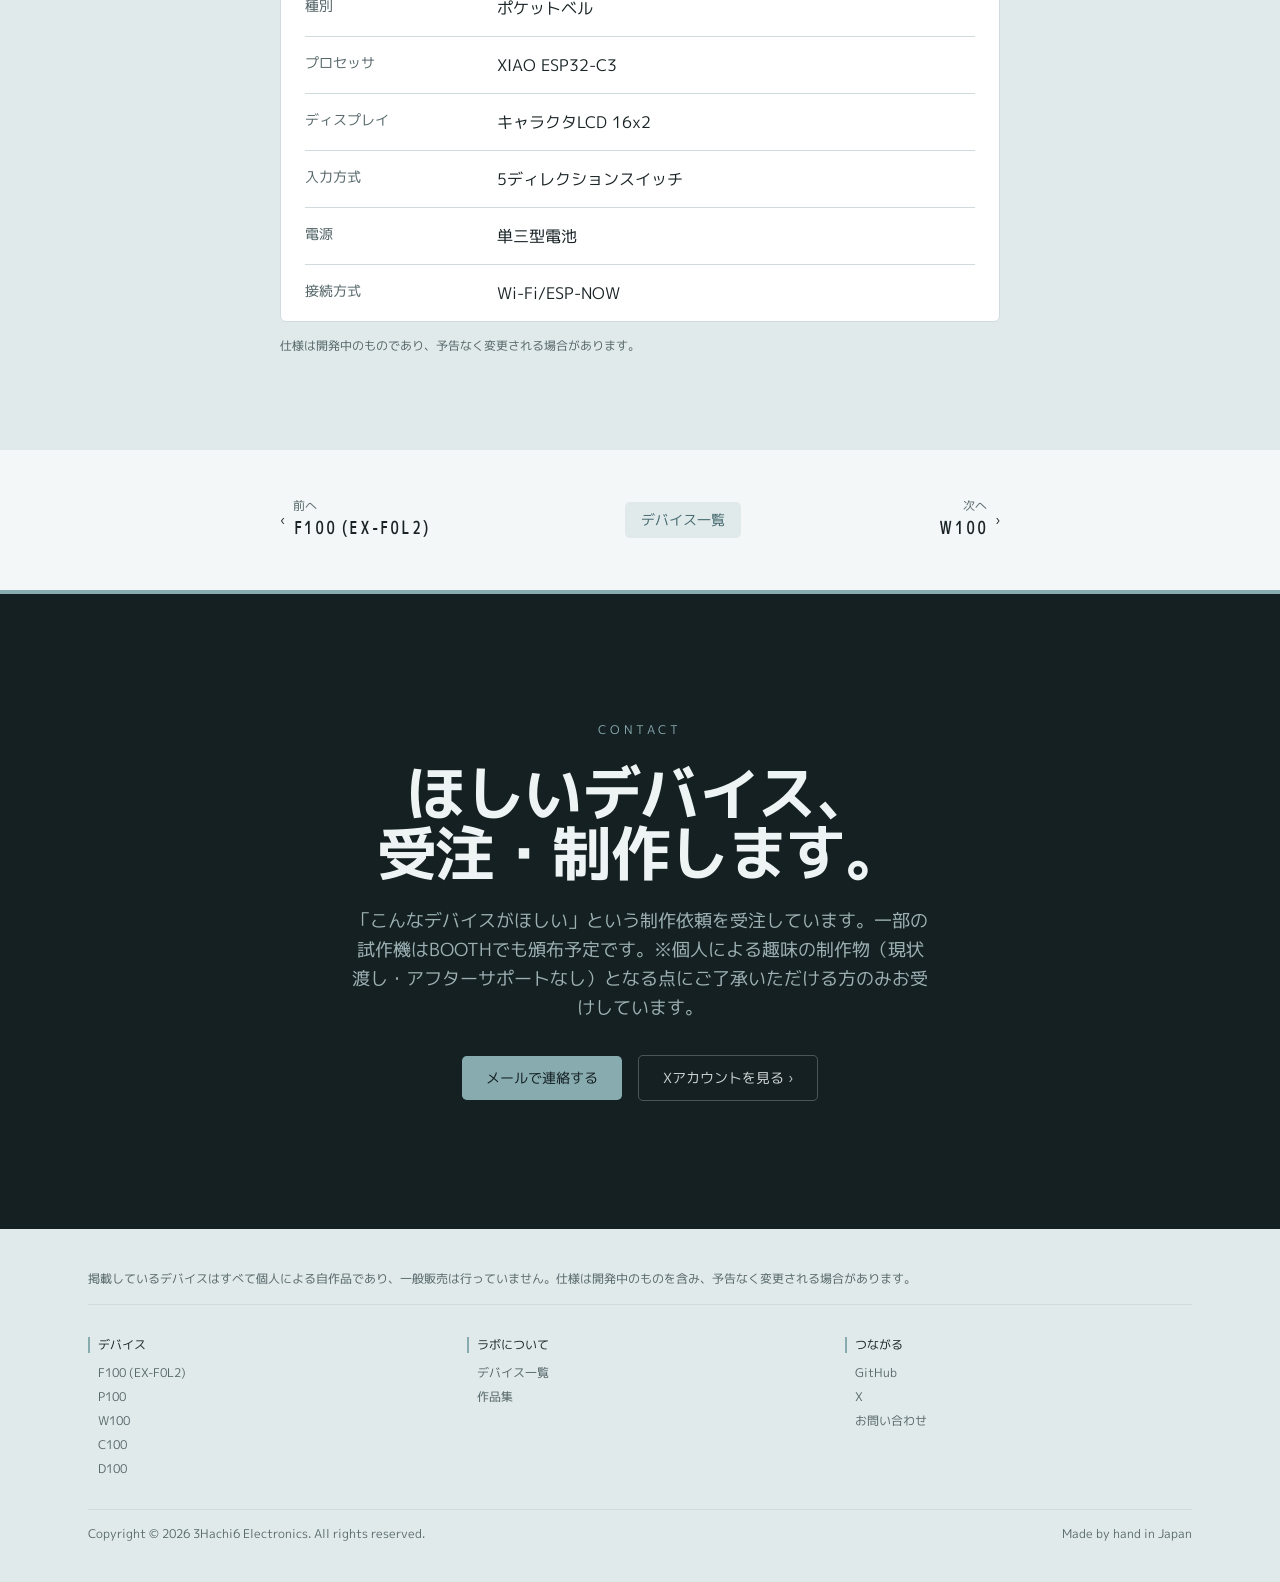
<file: devices/p100.html>
<!DOCTYPE html>
<html lang="ja">
<head>
  <meta charset="UTF-8">
  <meta name="viewport" content="width=device-width, initial-scale=1">
  <title>3Hachi6 Electronics</title>
  <meta name="description" content="3Hachi6 Electronicsの自作デバイス">
  <meta name="theme-color" content="#f4f7f7">
  <link rel="icon" href="../images/icon.png" type="image/png">
  <link rel="preconnect" href="https://fonts.googleapis.com">
  <link rel="preconnect" href="https://fonts.gstatic.com" crossorigin>
  <link href="https://fonts.googleapis.com/css2?family=M+PLUS+1p:wght@500&display=swap" rel="stylesheet">
  <link rel="stylesheet" href="../style.css">
</head>
<body data-root="../" data-device="p100">

  <!-- ヘッダー:中身は shared.js が入れます -->
  <header class="site-header" id="site-header"></header>

  <main>

    <!-- デバイスの紹介:中身は data.js の「p100」から作られます(文章を直すときは data.js) -->
    <div id="device-main"></div>

    <!-- 前へ・次へ -->
    <nav class="pager" id="site-pager" aria-label="ほかのデバイス"></nav>

    <!-- お問い合わせ -->
    <section id="contact" class="section-contact" aria-labelledby="contact-title"></section>

  </main>

  <!-- フッター -->
  <footer class="site-footer" id="site-footer"></footer>

  <script src="../data.js"></script>
  <script src="../shared.js"></script>
  <script src="../script.js"></script>
</body>
</html>
</file>
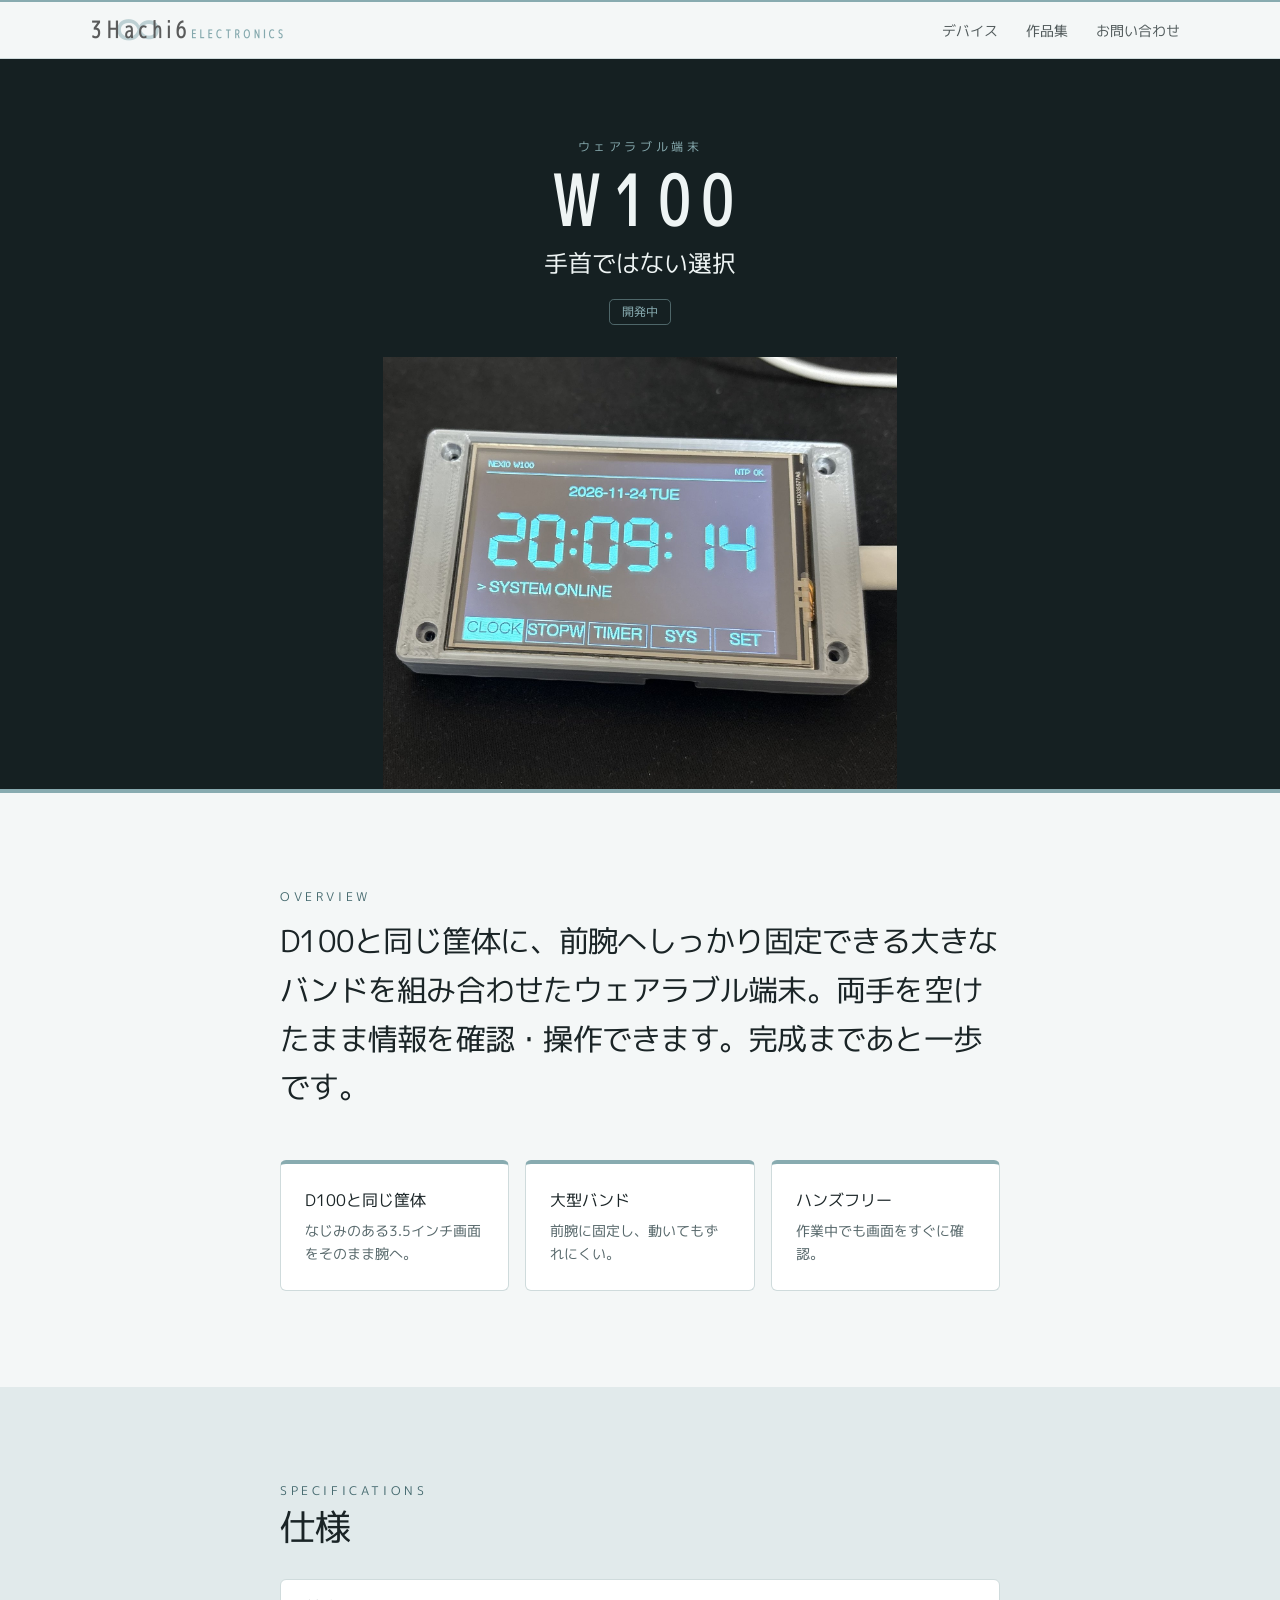
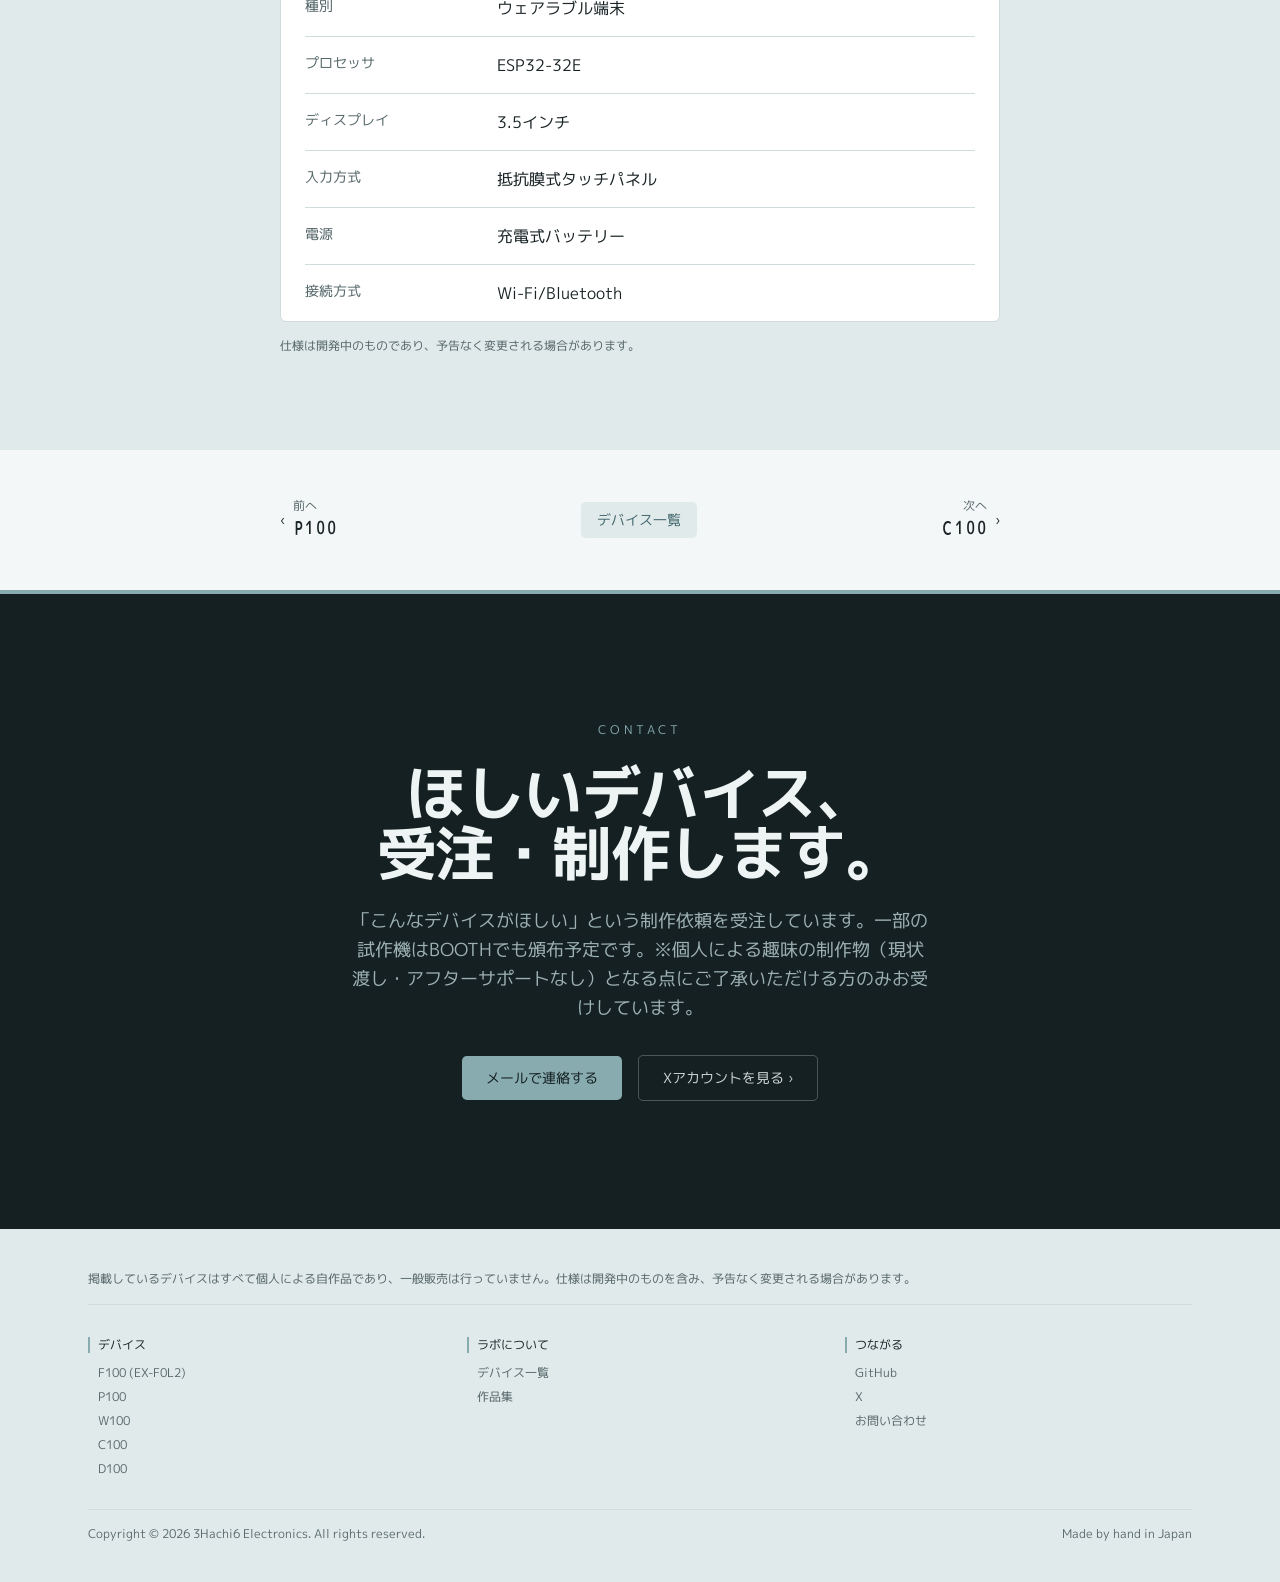
<file: devices/w100.html>
<!DOCTYPE html>
<html lang="ja">
<head>
  <meta charset="UTF-8">
  <meta name="viewport" content="width=device-width, initial-scale=1">
  <title>3Hachi6 Electronics</title>
  <meta name="description" content="3Hachi6 Electronicsの自作デバイス">
  <meta name="theme-color" content="#f4f7f7">
  <link rel="icon" href="../images/icon.png" type="image/png">
  <link rel="preconnect" href="https://fonts.googleapis.com">
  <link rel="preconnect" href="https://fonts.gstatic.com" crossorigin>
  <link href="https://fonts.googleapis.com/css2?family=M+PLUS+1p:wght@500&display=swap" rel="stylesheet">
  <link rel="stylesheet" href="../style.css">
</head>
<body data-root="../" data-device="w100">

  <!-- ヘッダー:中身は shared.js が入れます -->
  <header class="site-header" id="site-header"></header>

  <main>

    <!-- デバイスの紹介:中身は data.js の「w100」から作られます(文章を直すときは data.js) -->
    <div id="device-main"></div>

    <!-- 前へ・次へ -->
    <nav class="pager" id="site-pager" aria-label="ほかのデバイス"></nav>

    <!-- お問い合わせ -->
    <section id="contact" class="section-contact" aria-labelledby="contact-title"></section>

  </main>

  <!-- フッター -->
  <footer class="site-footer" id="site-footer"></footer>

  <script src="../data.js"></script>
  <script src="../shared.js"></script>
  <script src="../script.js"></script>
</body>
</html>
</file>
<file: style.css>
/* =====================================================
   3Hachi6 Electronics  style.css
   サイト全体の見た目はこのファイルで決まります。
   色を変えたいときは、まず下の「色」の値を書き換えてください。
   ===================================================== */

/* ---------- フォント ---------- */
/* 見出し用フォント(fonts フォルダの中のファイル) */
@font-face {
  font-family: 'Senobi Gothic';
  src: url('fonts/Senobi-Gothic-Medium.ttf') format('truetype');
  font-weight: 100 900;
  font-style: normal;
  font-display: swap;
}

/* ---------- 色・サイズ ---------- */
:root {
  /* メインカラー(青みのあるグレー) */
  --brand: #88abb0;          /* 基本色 */
  --brand-strong: #44696e;   /* 濃い版(文字・リンク用) */
  --brand-soft: #e1eaeb;     /* 薄い版(背景用) */

  /* 背景・文字 */
  --background: #f4f7f7;     /* ページ全体の背景 */
  --foreground: #1a2426;     /* 通常の文字色 */
  --card: #ffffff;           /* カードの背景 */
  --muted-foreground: #56676a; /* 補足テキストの色 */
  --border: #cfdbdc;         /* 罫線 */
  --primary-foreground: #142022; /* ボタン上の文字色 */

  /* 暗いエリア(ヒーロー・お問い合わせ・黒いタイル) */
  --ink: #152022;
  --ink-foreground: #eef4f4;
  --ink-muted: #9db1b4;

  --radius-md: 0.3rem;
  --radius-lg: 0.375rem;

  --font-body: 'M PLUS 1p', 'Hiragino Sans', 'Yu Gothic', sans-serif;
  --font-display: 'Senobi Gothic', 'M PLUS 1p', sans-serif;
}

/* ---------- 基本設定 ---------- */
*, *::before, *::after {
  box-sizing: border-box;
  border: 0 solid var(--border);
}

html {
  scroll-behavior: smooth;
  -webkit-text-size-adjust: 100%;
}

body {
  margin: 0;
  background: var(--background);
  color: var(--foreground);
  font-family: var(--font-body);
  font-feature-settings: 'palt';
  line-height: 1.5;
  -webkit-font-smoothing: antialiased;
}

h1, h2, h3, p, ul, dl, dd, figure { margin: 0; }
h1, h2, h3 { font-size: inherit; font-weight: inherit; }
ul { padding: 0; list-style: none; }
a { color: inherit; text-decoration: none; }
img { display: block; max-width: 100%; }

:focus-visible { outline: 2px solid var(--brand-strong); outline-offset: 2px; }

.sr-only {
  position: absolute; width: 1px; height: 1px; margin: -1px; padding: 0;
  overflow: hidden; clip: rect(0, 0, 0, 0); white-space: nowrap; border: 0;
}

.font-display { font-family: var(--font-display); }

/* ---------- 共通パーツ ---------- */
.container    { max-width: 72rem; margin: 0 auto; padding: 0 1.5rem; } /* 幅:広い */
.container-md { max-width: 64rem; margin: 0 auto; padding: 0 1.5rem; } /* 幅:中 */
.container-sm { max-width: 48rem; margin: 0 auto; padding: 0 1.5rem; } /* 幅:狭い */

/* 小さな英字ラベル(DEVICES / CONTACT など) */
.eyebrow {
  font-size: 0.75rem;
  line-height: 1rem;
  letter-spacing: 0.3em;
  color: var(--brand-strong);
}

/* セクション見出しのまとまり */
.section-head {
  display: flex;
  flex-direction: column;
  gap: 0.5rem;
  padding-bottom: 1.5rem;
  border-bottom: 1px solid var(--border);
}
.section-head h1,
.section-head h2 {
  margin-top: 0.5rem;
  font-size: 1.875rem;
  line-height: 2.25rem;
  letter-spacing: -0.025em;
}
.section-note { font-size: 0.875rem; line-height: 1.25rem; color: var(--muted-foreground); }

/* ボタン */
.btn {
  display: inline-flex;
  align-items: center;
  gap: 0.5rem;
  border-radius: var(--radius-md);
  font-size: 0.875rem;
  line-height: 1.25rem;
  padding: 0.625rem 1.25rem;
  transition: color .15s, background-color .15s, border-color .15s;
}
.btn-primary { background: var(--brand); color: var(--primary-foreground); }
.btn-primary:hover { background: #fff; }
.btn-ghost { border: 1px solid rgba(255, 255, 255, .25); color: rgba(255, 255, 255, .85); }
.btn-ghost:hover { border-color: var(--brand); color: var(--brand); }
.btn-lg { padding: 0.75rem 1.5rem; }
.btn-ghost-ink { border: 1px solid rgba(238, 244, 244, .25); color: rgba(238, 244, 244, .85); }
.btn-ghost-ink:hover { border-color: var(--brand); color: var(--brand); }
/* 明るい背景の上に置くボタン(「すべてのデバイスを見る」など) */
.btn-outline { border: 1px solid var(--border); background: var(--card); color: var(--foreground); }
.btn-outline:hover { border-color: var(--brand-strong); color: var(--brand-strong); }

/* ---------- ヘッダー(上のナビゲーション) ---------- */
.site-header {
  position: sticky;
  top: 0;
  z-index: 50;
  border-top: 2px solid var(--brand);
  border-bottom: 1px solid var(--border);
  background: rgba(244, 247, 247, .85);
  -webkit-backdrop-filter: blur(24px);
  backdrop-filter: blur(24px);
}
.site-nav {
  display: flex;
  height: 3.5rem;
  align-items: center;
  justify-content: space-between;
  max-width: 72rem;
  margin: 0 auto;
  padding: 0 1.5rem;
}
.site-logo img { height: 2.5rem; width: auto; mix-blend-mode: multiply; }
.nav-links { display: none; align-items: center; gap: 0.25rem; }
.nav-links a {
  border-radius: var(--radius-md);
  padding: 0.375rem 0.75rem;
  font-size: 0.875rem;
  line-height: 1.25rem;
  color: rgba(26, 36, 38, .75);
  transition: color .15s, background-color .15s;
}
.nav-links a:hover { background: var(--brand-soft); color: var(--foreground); }
.nav-contact {
  border-radius: var(--radius-md);
  background: var(--brand);
  color: var(--primary-foreground);
  padding: 0.375rem 0.75rem;
  font-size: 0.75rem;
  line-height: 1rem;
}
.nav-contact:hover { background: var(--brand-strong); color: #fff; }

/* ---------- トップの大きな見出し(ヒーロー) ---------- */
.hero {
  scroll-margin-top: 3.5rem;
  overflow: hidden;
  background: #000;
  padding-top: 4rem;
  text-align: center;
  color: #fff;
}
.hero .container-md { max-width: 64rem; }
.hero-label {
  display: inline-flex;
  align-items: center;
  gap: 0.75rem;
  font-size: 0.75rem;
  line-height: 1rem;
  letter-spacing: 0.3em;
  color: var(--brand);
}
.hero-label span { width: 2rem; height: 1px; background: var(--brand); }
.hero h1 {
  margin-top: 1.5rem;
  font-size: 2.25rem;
  line-height: 2.5rem;
  letter-spacing: -0.025em;
  text-wrap: balance;
}
.hero-name {
  display: flex;
  align-items: center;
  justify-content: center;
  gap: 0.75rem;
  margin-top: 1.25rem;
  font-size: 1.25rem;
  line-height: 1.75rem;
}
.status-badge {
  border: 1px solid rgba(136, 171, 176, .5);
  border-radius: var(--radius-md);
  padding: 0.125rem 0.625rem;
  font-family: var(--font-body);
  font-size: 0.875rem;
  line-height: 1.25rem;
  color: var(--brand);
}
.hero-buttons {
  display: flex;
  flex-wrap: wrap;
  align-items: center;
  justify-content: center;
  gap: 0.75rem;
  margin-top: 2rem;
}
.hero-image {
  position: relative;
  width: 100%;
  max-width: 72rem;
  aspect-ratio: 16 / 9;
  margin: 2rem auto 0;
}
.hero-image img, .tile-image img, .device-image img {
  position: absolute; inset: 0; width: 100%; height: 100%; object-fit: cover;
}
.hero-bar { height: 0.25rem; background: var(--brand); }

/* ---------- デバイス一覧(タイル) ---------- */
.section-devices { scroll-margin-top: 3.5rem; background: var(--background); padding: 5rem 0; }
.section-devices .section-head { margin-bottom: 2.5rem; }
.tile-grid { display: grid; gap: 1rem; }
.section-more { margin-top: 2.5rem; text-align: center; }

.tile {
  position: relative;
  display: flex;
  flex-direction: column;
  overflow: hidden;
  scroll-margin-top: 5rem;
  border: 1px solid var(--border);
  border-radius: var(--radius-lg);
}
.tile-light { background: var(--card); color: var(--foreground); }
.tile-dark  { border-color: var(--ink); background: var(--ink); color: var(--ink-foreground); }

.tile-top {
  display: flex;
  align-items: center;
  justify-content: space-between;
  padding: 1.5rem 1.5rem 0;
  font-size: 0.75rem;
  line-height: 1rem;
  letter-spacing: 0.1em;
}
.tile-light .tile-date { color: var(--brand-strong); }
.tile-light .tile-cat { color: var(--muted-foreground); }
.tile-dark  .tile-date { color: var(--brand); }
.tile-dark  .tile-cat { color: var(--ink-muted); }
.tile-cat { margin-left: auto; }          /* 日付が空でも、分類は右寄せのまま */
.tile-date:empty { display: none; }       /* 日付が未入力なら何も出さない */

.tile-body { padding: 1rem 1.5rem 0; }
.tile-body h3 {
  font-family: var(--font-display);
  font-size: 3rem;
  line-height: 1;
  letter-spacing: -0.025em;
}
.tile-tagline { margin-top: 0.5rem; font-size: 1.125rem; line-height: 1.75rem; }
.tile-desc {
  margin-top: 0.75rem;
  max-width: 28rem;
  font-size: 0.875rem;
  line-height: 1.625;
  text-wrap: pretty;
}
.tile-light .tile-desc { color: var(--muted-foreground); }
.tile-dark  .tile-desc { color: var(--ink-muted); }

.tile-actions { display: flex; flex-wrap: wrap; align-items: center; gap: 0.75rem; margin-top: 1.25rem; }
.status-chip {
  display: inline-flex;
  align-items: center;
  gap: 0.375rem;
  border-radius: var(--radius-md);
  padding: 0.25rem 0.625rem;
  font-size: 0.75rem;
  line-height: 1rem;
}
.status-chip::before {
  content: '';
  width: 0.375rem; height: 0.375rem;
  border-radius: 50%;
  background: currentColor;
}
.tile-light .status-chip { background: var(--brand-soft); color: var(--brand-strong); }
.tile-dark  .status-chip { background: rgba(136, 171, 176, .15); color: var(--brand); }

/* 「仕様を見る」リンク。タイル全体がクリックできるようにしています */
.tile-link {
  display: inline-flex;
  align-items: center;
  gap: 0.25rem;
  font-size: 0.875rem;
  line-height: 1.25rem;
  text-underline-offset: 4px;
}
.tile-link::after { content: ''; position: absolute; inset: 0; }
.tile-link:hover { text-decoration: underline; }
.tile-light .tile-link { color: var(--brand-strong); }
.tile-dark  .tile-link { color: var(--brand); }

.tile-image {
  position: relative;
  width: 100%;
  max-width: 28rem;
  aspect-ratio: 1 / 1;
  margin: 1.5rem auto 0;
}
.tile-image img { transition: transform .7s; }
.tile:hover .tile-image img { transform: scale(1.03); }
.tile-bar {
  position: absolute; left: 0; right: 0; bottom: 0;
  height: 0.25rem;
  background: var(--brand);
  transform: scaleX(0);
  transform-origin: left;
  transition: transform .5s;
}
.tile:hover .tile-bar { transform: scaleX(1); }

/* ---------- 作品集(横に流れるカード) ---------- */
.section-works { scroll-margin-top: 3rem; background: var(--background); padding: 6rem 0; }
.marquee {
  margin-top: 2.5rem;
  overflow: hidden;
  -webkit-mask-image: linear-gradient(to right, transparent, #000 6%, #000 94%, transparent);
  mask-image: linear-gradient(to right, transparent, #000 6%, #000 94%, transparent);
}
/* 流れる距離と速さは script.js が決めます(--marquee-distance / --marquee-duration) */
.marquee-track { display: flex; width: max-content; animation: marquee var(--marquee-duration, 40s) linear infinite; }
.marquee:hover .marquee-track,
.marquee:focus-within .marquee-track { animation-play-state: paused; }
@keyframes marquee {
  from { transform: translateX(0); }
  to   { transform: translateX(var(--marquee-distance, -50%)); }
}
.work-list { display: flex; flex-shrink: 0; gap: 1rem; padding-right: 1rem; }
/* 作品が少ないとき(script.js が .is-static を付ける):流さずに中央に並べる */
.marquee.is-static { -webkit-mask-image: none; mask-image: none; }
.marquee.is-static .marquee-track { width: auto; justify-content: center; animation: none; }
.marquee.is-static .work-list { flex-wrap: wrap; justify-content: center; padding: 0 1.5rem; }
/* デバイス一覧ページの「その他の作品」:流さずに並べる */
.work-grid { display: grid; gap: 1rem; margin-top: 2.5rem; grid-template-columns: repeat(auto-fill, minmax(16rem, 1fr)); }
.work-grid .work-card { width: auto; }
.work-card {
  display: flex;
  flex-direction: column;
  flex-shrink: 0;
  gap: 0.75rem;
  width: 18rem;
  border: 1px solid var(--border);
  border-top: 4px solid var(--brand);
  border-radius: var(--radius-lg);
  background: var(--card);
  padding: 1.5rem;
  transition: border-color .15s;
  overflow: hidden;/* 画像の角をカードの角丸に合わせる */
}
.work-card:hover { border-color: var(--brand-strong); border-top-color: var(--brand); } 
.work-meta {
  display: flex;
  align-items: center;
  justify-content: space-between;
  font-size: 0.75rem;
  line-height: 1rem;
  color: var(--muted-foreground);
}
.work-cat {
  border-radius: var(--radius-md);
  background: var(--brand-soft);
  padding: 0.125rem 0.625rem;
  color: var(--brand-strong);
}
.work-card h3 { font-family: var(--font-display); font-size: 1.25rem; line-height: 1.75rem; }
.work-card p { font-size: 0.875rem; line-height: 1.625; color: var(--muted-foreground); }

/* ---------- お問い合わせ ---------- */
.section-contact {
  scroll-margin-top: 3.5rem;
  border-top: 4px solid var(--brand);
  background: var(--ink);
  padding: 6rem 0;
  text-align: center;
  color: var(--ink-foreground);
}
.section-contact .eyebrow { margin-bottom: 1.5rem; color: var(--brand); }
.section-contact h2 {
  font-size: 2.25rem;
  line-height: 2.5rem;
  font-weight: 600;
  letter-spacing: -0.025em;
  text-wrap: balance;
}
.contact-text {
  max-width: 36rem;
  margin: 1.5rem auto 0;
  font-size: 1.125rem;
  line-height: 1.625;
  color: var(--ink-muted);
  text-wrap: pretty;
}
.contact-buttons {
  display: flex;
  flex-wrap: wrap;
  align-items: center;
  justify-content: center;
  gap: 1rem;
  margin-top: 2rem;
}

/* ---------- フッター ---------- */
.site-footer { background: var(--brand-soft); font-size: 0.75rem; line-height: 1rem; color: var(--muted-foreground); }
.site-footer .container { padding-top: 2.5rem; padding-bottom: 2.5rem; }
.footer-note { padding-bottom: 1rem; border-bottom: 1px solid var(--border); line-height: 1.625; }
.footer-nav { display: grid; grid-template-columns: repeat(2, 1fr); gap: 2rem; padding: 2rem 0; }
.footer-nav h3 {
  margin-bottom: 0.75rem;
  border-left: 2px solid var(--brand);
  padding-left: 0.5rem;
  color: var(--foreground);
}
.footer-nav ul { display: flex; flex-direction: column; gap: 0.5rem; padding-left: 0.625rem; }
.footer-nav a:hover { color: var(--brand-strong); text-decoration: underline; }
.footer-bottom { display: flex; flex-direction: column; gap: 0.5rem; padding-top: 1rem; border-top: 1px solid var(--border); }

/* ---------- デバイス個別ページ ---------- */
.device-hero {
  overflow: hidden;
  background: var(--ink);
  padding-top: 4rem;
  text-align: center;
  color: var(--ink-foreground);
}
.device-hero .eyebrow { color: var(--brand); }
.device-hero h1 {
  margin-top: 0.5rem;
  font-family: var(--font-display);
  font-size: 3rem;
  line-height: 1;
  letter-spacing: -0.025em;
}
.device-tagline { margin-top: 0.75rem; font-size: 1.25rem; line-height: 1.75rem; }
.device-hero .status-badge {
  display: inline-block;
  margin-top: 1.25rem;
  padding: 0.25rem 0.75rem;
  font-size: 0.75rem;
  line-height: 1rem;
}
.device-image {
  position: relative;
  width: 100%;
  max-width: 48rem;
  aspect-ratio: 4 / 3;      /* スマホ */
  max-height: 60vh;         /* 画面の6割より高くしない */
  margin: 2rem auto 0;
}
.device-image img {
  position: absolute;
  inset: 0;
  width: 100%;
  height: 100%;
  object-fit: contain;      /* 切らずに全体を見せる(切ってよければ cover) */
}

/* ---------- 画像つき作品カード(めくると文章が見える) ---------- */

.work-card.has-image {
  position: relative;
  overflow: hidden;
  box-sizing: border-box;
  width: 18rem;
  height: 12rem;
  padding: 1.25rem;       /* 12remに収めるため、少しだけ余白を詰める */
  gap: 0.5rem;
}
.work-grid .work-card.has-image { width: auto; }   /* 一覧ページはグリッドの幅に従う(高さは12rem) */

.work-cover {
  position: absolute;
  inset: 0;
  z-index: 2;
  overflow: hidden;
  background: var(--brand-soft);
  transform-origin: left center;
  backface-visibility: hidden;
  box-shadow: 0 0 0 rgba(0, 0, 0, 0);
  transition: transform .7s cubic-bezier(.4, 0, .2, 1),
              opacity .25s ease .45s,
              box-shadow .7s;
}
.work-cover img {
  position: absolute;
  inset: 0;
  width: 100%;
  height: 100%;
  object-fit: cover;      /* 3:2の画像を枠に合わせる。はみ出しは切る */
  object-position: center;
}
/* 右下の「めくれそう」な角 */
.work-cover::after {
  content: '';
  position: absolute;
  right: 0; bottom: 0;
  width: 1.5rem; height: 1.5rem;
  background: linear-gradient(135deg, transparent 50%, var(--brand) 50%);
}

/* めくれた状態(タップ / キーボード / PCではホバー) */
.work-card.is-open .work-cover,
.work-card.has-image:focus-within .work-cover {
  transform: perspective(1000px) rotateY(-115deg);
  opacity: 0;
  pointer-events: none;
  box-shadow: 12px 0 24px rgba(0, 0, 0, .25);
}
@media (hover: hover) {
  .work-card.has-image:hover .work-cover {
    transform: perspective(1000px) rotateY(-115deg);
    opacity: 0;
    pointer-events: none;
    box-shadow: 12px 0 24px rgba(0, 0, 0, .25);
  }
}
/* めくっている間は流れを止めて、読めるようにする */
.marquee:has(.work-card.is-open) .marquee-track { animation-play-state: paused; }




.section-overview { background: var(--background); padding: 5rem 0; }
.overview-text {
  margin-top: 0.75rem;
  font-size: 1.5rem;
  line-height: 1.625;
  letter-spacing: -0.025em;
  text-wrap: pretty;
}
.highlights { display: grid; gap: 1rem; margin-top: 3rem; }
.highlight {
  border: 1px solid var(--border);
  border-top: 4px solid var(--brand);
  border-radius: var(--radius-lg);
  background: var(--card);
  padding: 1.5rem;
}
.highlight h3 { font-size: 1rem; line-height: 1.5rem; }
.highlight p { margin-top: 0.5rem; font-size: 0.875rem; line-height: 1.625; color: var(--muted-foreground); }

.section-specs { background: var(--brand-soft); padding: 5rem 0; }
.section-specs h2 { margin-top: 0.5rem; font-size: 1.875rem; line-height: 2.25rem; letter-spacing: -0.025em; }
.spec-list {
  margin-top: 2rem;
  border: 1px solid var(--border);
  border-radius: var(--radius-lg);
  background: var(--card);
  padding: 0 1.5rem;
}
.spec-row { display: flex; flex-direction: column; gap: 0.25rem; padding: 1rem 0; }
.spec-row + .spec-row { border-top: 1px solid var(--border); }
.spec-row dt { width: 10rem; flex-shrink: 0; font-size: 0.875rem; line-height: 1.25rem; color: var(--muted-foreground); }
.spec-row dd { font-size: 1rem; line-height: 1.5rem; }
.spec-note { margin-top: 1rem; font-size: 0.75rem; line-height: 1rem; color: var(--muted-foreground); }

.pager { background: var(--background); padding: 3rem 0; }
.pager .container-sm { display: flex; align-items: center; justify-content: space-between; gap: 1rem; }
.pager-link { display: flex; align-items: center; gap: 0.5rem; font-size: 0.875rem; line-height: 1.25rem; }
.pager-link:hover { color: var(--brand-strong); }
.pager-link small { display: block; font-size: 0.75rem; line-height: 1rem; color: var(--muted-foreground); }
.pager-link .font-display { font-size: 1.125rem; line-height: 1.75rem; }
.pager-next { text-align: right; }
.pager-list {
  border-radius: var(--radius-md);
  background: var(--brand-soft);
  padding: 0.5rem 1rem;
  font-size: 0.875rem;
  line-height: 1.25rem;
  color: var(--brand-strong);
  transition: color .15s, background-color .15s;
}
.pager-list:hover { background: var(--brand); color: var(--primary-foreground); }

/* ---------- 画面が広いとき(タブレット・PC) ---------- */
@media (min-width: 640px) {
  .footer-nav { grid-template-columns: repeat(3, 1fr); }
  .footer-bottom { flex-direction: row; justify-content: space-between; }
  .spec-row { flex-direction: row; gap: 2rem; }
}

@media (min-width: 768px) {
  .nav-links { display: flex; }
  .nav-contact { display: none; }

  .section-head { flex-direction: row; align-items: flex-end; justify-content: space-between; }
  .section-head h1, .section-head h2 { font-size: 2.25rem; line-height: 2.5rem; }

  .hero { padding-top: 6rem; }
  .hero h1 { font-size: 3.75rem; line-height: 1; }
  .hero-name { font-size: 1.5rem; line-height: 2rem; }

  .section-devices { padding: 6rem 0; }
  .tile-grid { grid-template-columns: repeat(2, 1fr); }
  .tile-top { padding: 2rem 2rem 0; }
  .tile-body { padding: 1rem 2rem 0; }

  .section-works { padding: 7rem 0; }

  .section-contact { padding: 8rem 0; }
  .section-contact h2 { font-size: 3.75rem; line-height: 1; }

  .device-hero { padding-top: 5rem; }
  .device-hero h1 { font-size: 4.5rem; }
  .device-tagline { font-size: 1.5rem; line-height: 2rem; }
  .device-image { aspect-ratio: 16 / 9; }

  .section-overview, .section-specs { padding: 6rem 0; }
  .overview-text { font-size: 1.875rem; }
  .highlights { grid-template-columns: repeat(3, 1fr); }
  .section-specs h2 { font-size: 2.25rem; line-height: 2.5rem; }
}

/* 動きが苦手な人向け:アニメーションを止める */
@media (prefers-reduced-motion: reduce) {
  html { scroll-behavior: auto; }
  .marquee-track { animation: none; }
  /* 流さない代わりに、横にスクロールして全部見られるようにする */
  .marquee { overflow-x: auto; -webkit-mask-image: none; mask-image: none; }
  .marquee-track .work-list[data-clone] { display: none; }
}
</file>
